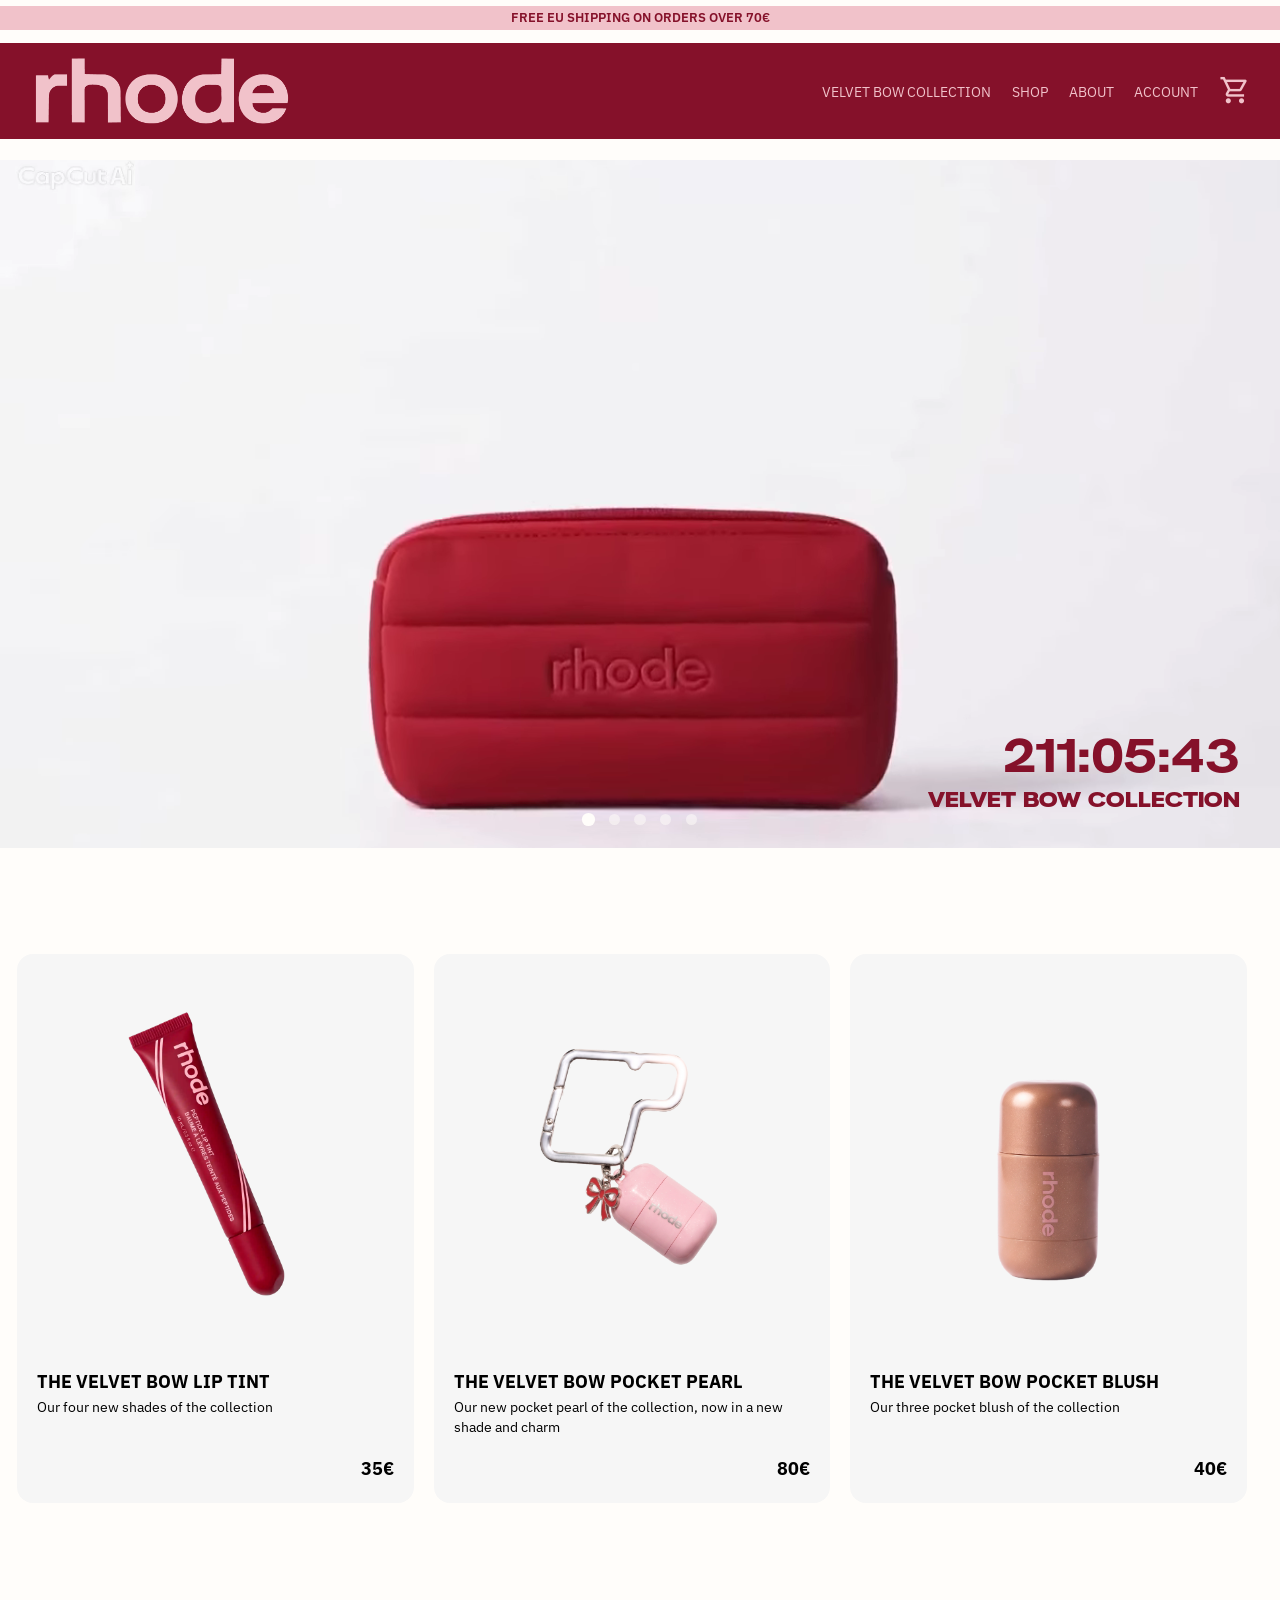
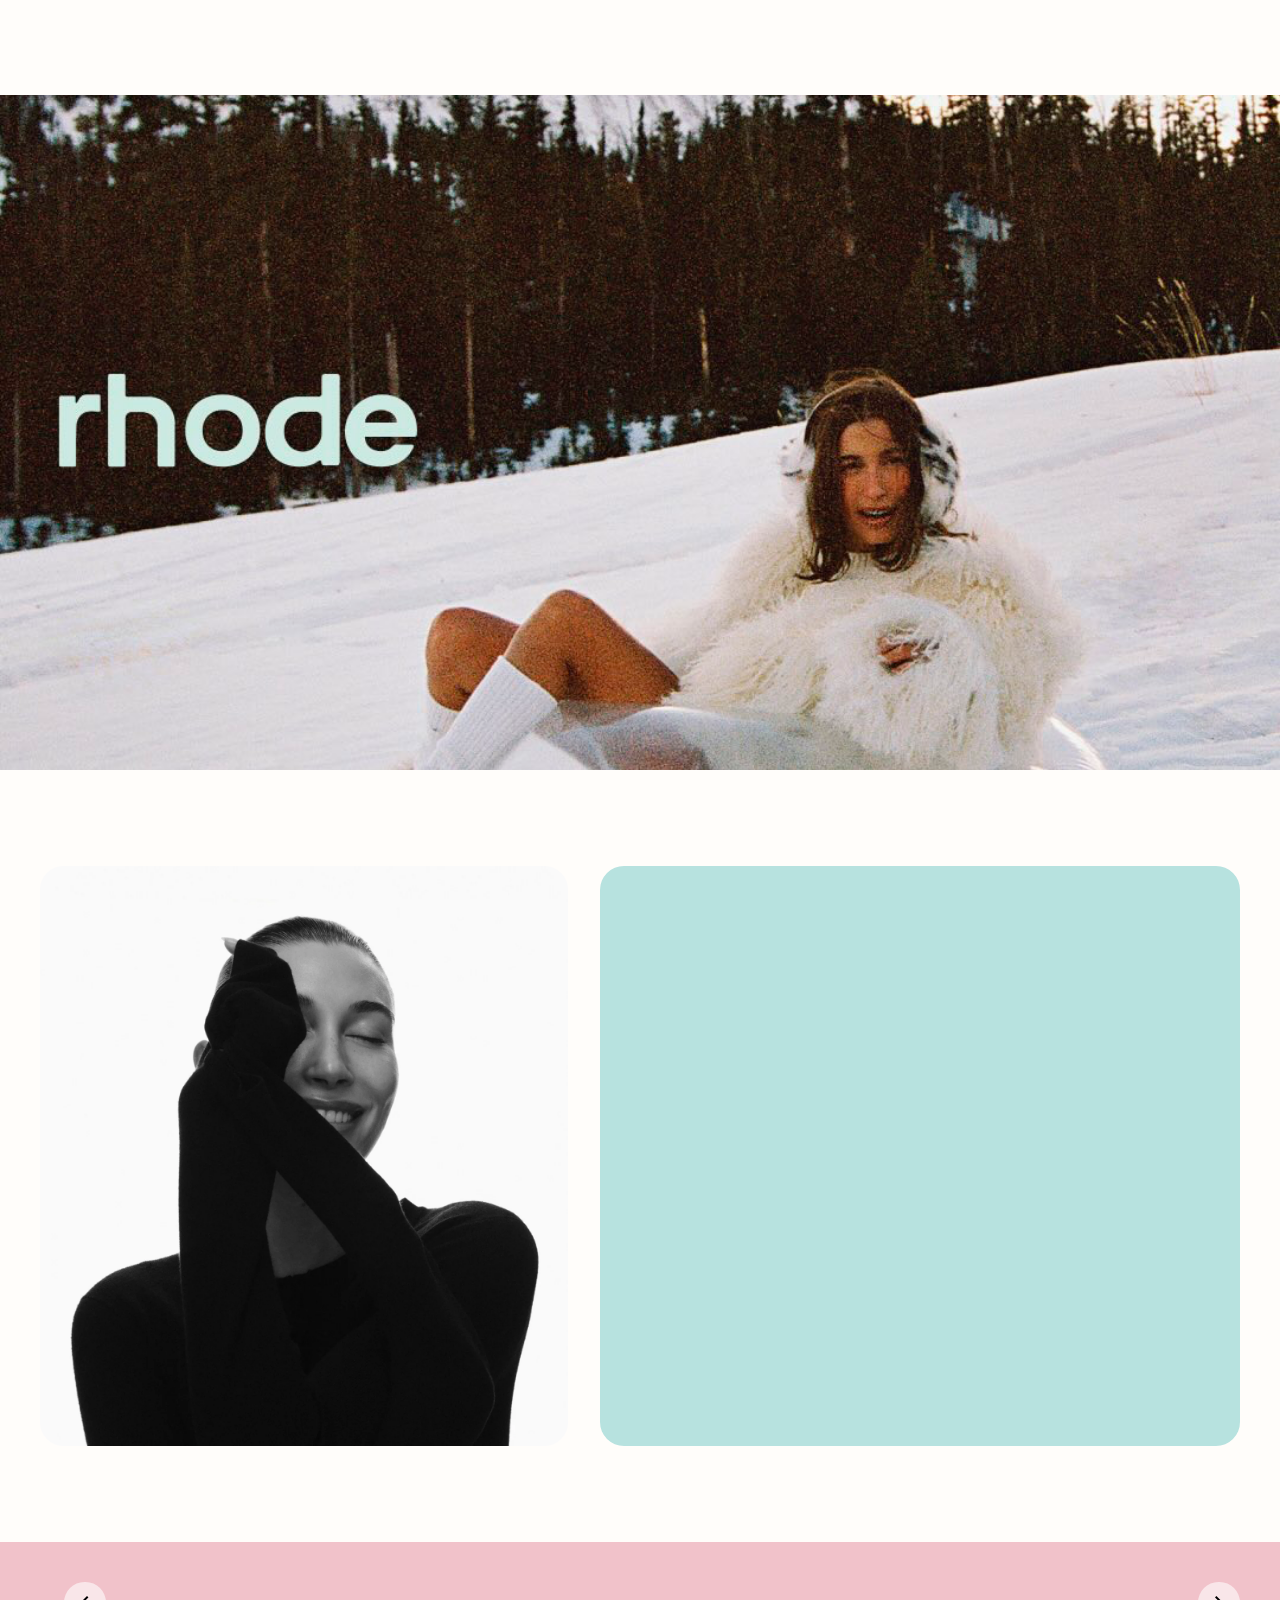
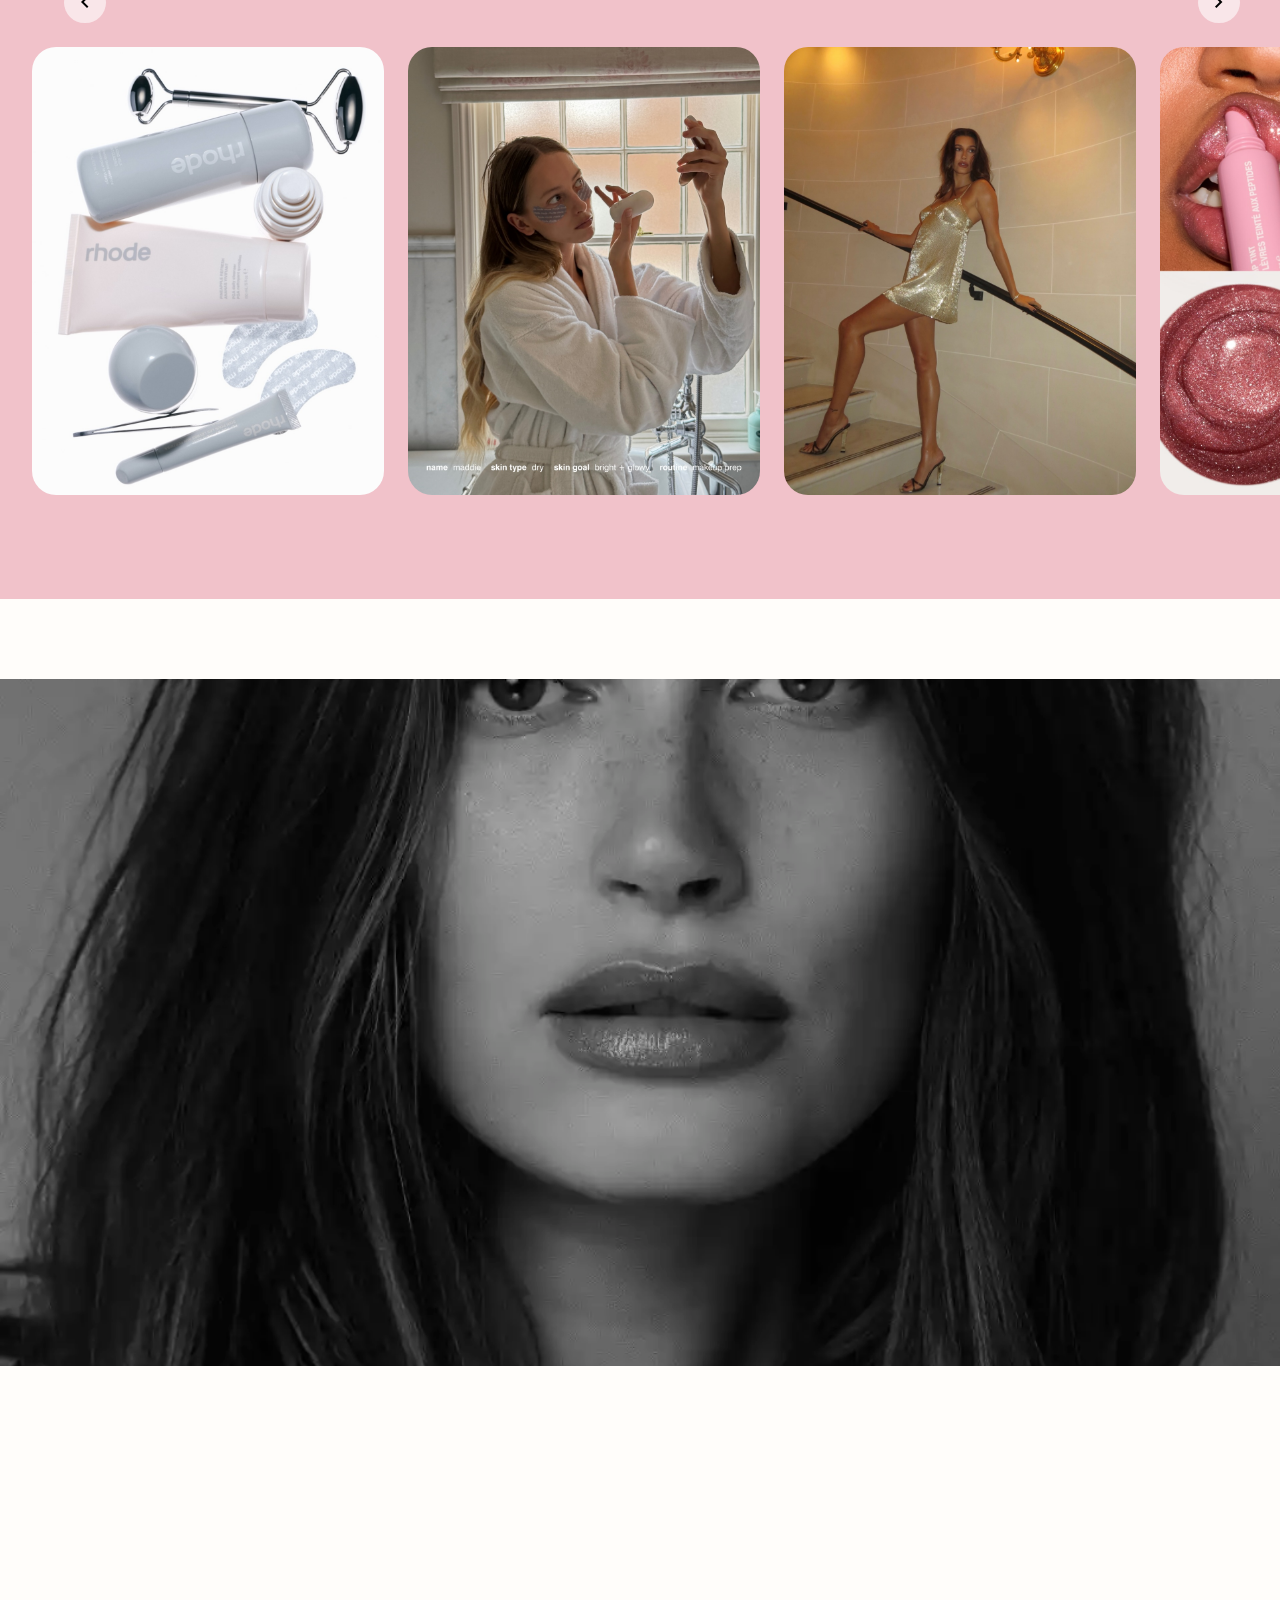
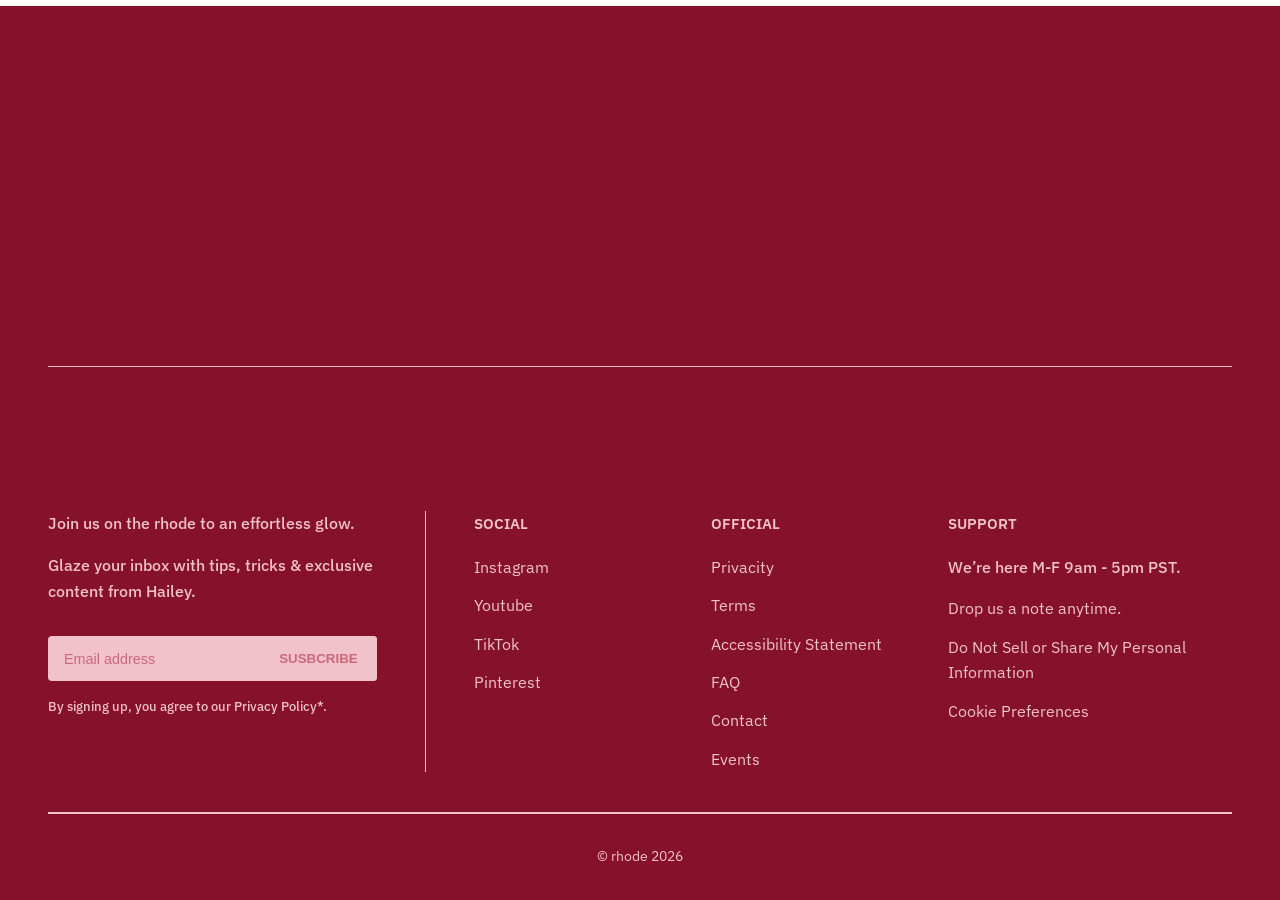
<file: index.html>
<!DOCTYPE html>
<html lang="en">
<head>
    <meta charset="UTF-8">
    <meta name="viewport" content="width=device-width, initial-scale=1.0">
    <title>Rhode</title>
    <link rel="preconnect" href="https://fonts.googleapis.com">
    <link rel="preconnect" href="https://fonts.gstatic.com" crossorigin>
    <link href="https://fonts.googleapis.com/css2?family=Akt:wght@100..900&family=Archivo+Black&family=IBM+Plex+Sans:ital,wght@0,100..700;1,100..700&family=Libre+Franklin:ital,wght@0,500;1,500&family=STIX+Two+Text:ital@0;1&display=swap" rel="stylesheet">
    <link rel="stylesheet" href="https://fonts.googleapis.com/css2?family=Material+Symbols+Outlined:opsz,wght,FILL,GRAD@24,400,0,0&icon_names=chevron_left,chevron_right,shopping_cart" />
    <link href="https://unpkg.com/aos@2.3.1/dist/aos.css" rel="stylesheet">
    <link rel="stylesheet" href="css/style.css">
</head>
<body>
    <header class="menu-bar">
        <div class="text_line">
            <p>FREE EU SHIPPING ON ORDERS OVER 70€</p>
        </div>
        <div class="heather-bar">
            <a href="index.html" class="rhode-logo"><img src="media/images/rhode_logo_pink.webp" alt="Rhode Red Logo"></a>
            <button type="button" class="menu-btn" aria-label="Open Menu">
                <span></span>
                <span></span>
                <span></span>
            </button>
            <nav class="menu"> 
                <a href="velvet_bow_collection.html">VELVET BOW COLLECTION</a>
                <a href="shop.html">SHOP</a>
                <a href="#about">ABOUT</a>
                <a href="account.html">ACCOUNT</a>
                
            </nav>
            <a href="#cart" class="cart" aria-label="cart">
                <span class="material-symbols-outlined">shopping_cart</span>
            </a>
        </div>
    </header>
    <section class="home-hero" aria-label="Velvet Bow Collection">
        <div class="slider-home">
            <div class="slide">
                <video class="slide-media" src="media/video/home-products-video.webm" autoplay muted playsinline preload="auto"></video>
            </div>
            <div class="slide"><img class="slide-media" src="media/images/pocket-blush-chrismas.webp" alt="pocket-blush-chrismas"></div>
            <div class="slide"><img class="slide-media" src="media/images/all-products.webp" alt="all-products"></div>
            <div class="slide"><img class="slide-media" src="media/images/lt_socks.webp" alt="lt_socks"></div>
            <div class="slide"><img class="slide-media" src="media/images/bag-with-products.webp" alt="hllie-christmas"></div>

            <button type="button" id="previous" class="slide-btn slide-btn-before" aria-label="Previous photo">
                <span class="material-symbols-outlined">chevron_left</span>   
            </button>
            <button type="button" id="next" class="slide-btn slide-btn-after" aria-label="Next photo">
                <span class="material-symbols-outlined">chevron_right</span>
            </button>
        </div>
        <div class="slide-text" data-aos="zoom-in-down">
            <p class="slide-countdown" id="countdown">00 : 00 : 00</p>
            <h2 class="slide-title">VELVET BOW COLLECTION</h2>
        </div>
        <span id="slide-dots" class="slideDots" aria-hidden="true"></span>

    </section>

    <section id="collection-products" aria-label="Velvet Bow Collection Products">
        <div class="products-slider">
            <ul class="product-list"> 
                <li class="product-card">
                    <a href="lip_tint.html" class="product-link">
                        <div class="product-img">
                            <img src="media/images/lt_solo_trns.webp" alt="Lip tint">
                        </div>
                        <div class="product-info">
                            <div class="product-text">
                                <h3 class="product-name">THE VELVET BOW LIP TINT</h3>
                                <p class="product-desc">Our four new shades of the collection</p>
                                <p class="product-price">35€</p>
                            </div>
                            <span class="product-buy" aria-hidden="true">BUY NOW</span>
                        </div>
                    </a>
                </li>
                <li class="product-card">
                    <a href="pocket_pearl.html" class="product-link">
                        <div class="product-img">
                            <img src="media/images/pocket-pealr-trns.webp" alt="Pocket Pearl">
                        </div>
                        <div class="product-info">
                            <div class="product-text">
                                <h3 class="product-name">THE VELVET BOW POCKET PEARL</h3>
                                <p class="product-desc">Our new pocket pearl of the collection, now in a new shade and charm</p>
                                <p class="product-price">80€</p>
                            </div>
                            <span class="product-buy" aria-hidden="true">BUY NOW</span>
                        </div>
                    </a>
                </li>
                <li class="product-card">
                    <a href="pocket_blush.html" class="product-link">
                        <div class="product-img">
                            <img src="media/images/pocket-blush-trns.webp" alt="Pocket Blush">
                        </div>
                        <div class="product-info">
                            <div class="product-text">
                                <h3 class="product-name">THE VELVET BOW POCKET BLUSH</h3>
                                <p class="product-desc">Our three pocket blush of the collection</p>
                                <p class="product-price">40€</p>
                            </div>
                            <span class="product-buy" aria-hidden="true">BUY NOW</span>
                        </div>
                    </a>
                </li>
                <li class="product-card">
                    <a href="velvet_bow_bag.html" class="product-link">
                        <div class="product-img">
                            <img src="media/images/bag-pose-trns.webp" alt="VELVET BOW BAG">
                        </div>
                        <div class="product-info">
                            <div class="product-text">
                                <h3 class="product-name"> THE VELVET BOW BAG</h3>
                                <p class="product-desc">Our new especial edition bag</p>
                                <p class="product-price">70€</p>
                            </div>
                            <span class="product-buy" aria-hidden="true">BUY NOW</span>
                        </div>
                    </a>
                </li>
                <li class="product-card">
                    <a href="lip-tints-pack.html" class="product-link">
                        <div class="product-img">
                            <img src="media/images/lt_packaging_trns.webp" alt="THE VELVET BOW LIP TINTS PACK">
                        </div>
                        <div class="product-info">
                            <div class="product-text">
                                <h3 class="product-name">THE VELVET BOW LIP TINTS PACK</h3>
                                <p class="product-desc">Our three lip tints pack of the collection</p>
                                <p class="product-price">94€</p>
                            </div>
                            <span class="product-buy" aria-hidden="true">BUY NOW</span>
                        </div>
                    </a>
                </li>
            </ul>
            <button type="button" id="products-before" class="product-btn product-btn-before">
                <span class="material-symbols-outlined">chevron_left</span>
            </button>
            <button type="button" id="products-after" class="product-btn product-btn-after">
                <span class="material-symbols-outlined">chevron_right</span>
            </button>
        </div>
        <div class="shop-all">
            <a href="velvet_bow_collection.html" data-aos="zoom-in-down">SHOP ALL</a>
        </div>
    </section>
    <section class="home-banner" aria-label="Rhode Brand Campaign Photo">
        <div class="home-banner-image-continer">
            <img src="media/images/rhode-banner-hlly.webp" alt="Rhode Brand Campaign">
        </div>
    </section>
    <section class="component-interactive" aria-label="About rhode">
        <div class="interactive-container">
            <div class="interactive-img-container">
                <img  id="interactiveImg"  src="media/images/hll_mission.webp" alt="Mission">
            </div>
            <div class="interactive-text-container">
                <p id="interactiveText" class="interactive-description" data-aos="fade-up" data-aos-duration="2000">To RESTORE, PROTECT, and NURTURE the skin you have now for lasting results that reveal themselves over time.</p>
                
                <ul class="diferents-options-content" data-aos="fade-up" data-aos-duration="2000">
                    <li class="tap-item active" 
                    data-text="To RESTORE, PROTECT, and NURTURE the skin you have now for lasting results that reveal themselves over time."
                    data-img="media/images/hll_mission.webp">mission
                    </li>
                    <li class="tap-item" 
                    data-text="It was important to us to build a value driven business. At rhode, we believe in: Simplicity. Affordability. Authenticity. Quality. Transparency."
                    data-img="media/images/values-photo.webp">values
                    </li>
                    <li class="tap-item" 
                    data-text="Rhode FUTURES FUND supports organizations that EMPOWER women and DISMANTLE the barriers that hold them back."
                    data-img="media/images/features-img.webp">features
                    </li>
                    <li class="tap-item" 
                    data-text="From consciously-sourced ingredients to packaging made with post-consumer recycled materials, we’re committed to MINDFUL SKINCARE."
                    data-img="media/images/sustainability-photo.webp">sustainability
                    </li>
                </ul>
            </div>
            
        </div>
    </section>
    <section id="instagram-carousel" aria-label="You + Rhode Instagram Feed">
        <div class="instagram-carousel-container">
            <div class="instagram-top-carousel">
                <div class="instagram-carousel-buttons">
                    <button type="button" id="instagram-before" class="ig-btn ig-btn-before">
                        <span class="material-symbols-outlined">chevron_left</span>
                    </button>
                    <button type="button" id="instagram-after" class="ig-btn ig-btn-after">
                        <span class="material-symbols-outlined">chevron_right</span>
                    </button>
                </div>
            </div>
            <div class="instagram-track-wrapper">
                <div class="instagram-scroll-carousel">
                    <a href="https://www.instagram.com/p/Dfh0VTjz0M4/?utm_source=ig_web_button_share_sheet" target="_blank" rel="noopener noreferrer" class="instagram-card">
                        <img src="media/images/instagram-post-1.jpg" alt="You + Rhode post 1">
                    </a>
                </div>
                <div class="instagram-scroll-carousel">
                    <a href="https://www.instagram.com/p/DeZntqzmzve/?utm_source=ig_web_button_share_sheet" target="_blank" rel="noopener noreferrer" class="instagram-card">
                        <img src="media/images/instagram-post-2.jpg" alt="You + Rhode post 2">
                    </a>
                </div>
                <div class="instagram-scroll-carousel">
                    <a href="https://www.instagram.com/p/DeCbj01FFv5/?utm_source=ig_web_button_share_sheet" target="_blank" rel="noopener noreferrer" class="instagram-card">
                        <img src="media/images/instagram-post-3.jpg" alt="You + Rhode post 3">
                    </a>
                </div>
                <div class="instagram-scroll-carousel">
                    <a href="https://www.instagram.com/p/Dd9SsexFJJg/?utm_source=ig_web_button_share_sheet" target="_blank" rel="noopener noreferrer" class="instagram-card">
                        <img src="media/images/instagram-post-4.jpg" alt="You + Rhode post 4">
                    </a>
                </div>
                <div class="instagram-scroll-carousel">
                    <a href="https://www.instagram.com/p/Dd4JOvqG1LR/?utm_source=ig_web_button_share_sheet" target="_blank" rel="noopener noreferrer" class="instagram-card">
                        <img src="media/images/instagram-post-5.jpg" alt="You + Rhode post 5">
                    </a>
                </div>
                <div class="instagram-scroll-carousel">
                    <a href="https://www.instagram.com/p/DdMXaNqlPCQ/?utm_source=ig_web_button_share_sheet" target="_blank" rel="noopener noreferrer" class="instagram-card">
                        <img src="media/images/instagram-post-6.jpg" alt="You + Rhode post 6">
                    </a>
                </div>
                <div class="instagram-scroll-carousel">
                    <a href="https://www.instagram.com/p/Dcgl9pPFLHe/?utm_source=ig_web_button_share_sheet" target="_blank" rel="noopener noreferrer" class="instagram-card">
                        <img src="media/images/instagram-post-7.jpg" alt="You + Rhode post 7">
                    </a>
                </div>
                <div class="instagram-scroll-carousel">
                    <a href="https://www.instagram.com/p/DceA64ITPVE/?utm_source=ig_web_button_share_sheet" target="_blank" rel="noopener noreferrer" class="instagram-card">
                        <img src="media/images/instagram-post-8.jpg" alt="You + Rhode post 8">
                    </a>
                </div>
                <div class="instagram-scroll-carousel">
                    <a href="https://www.instagram.com/p/Db3ZRc8lMia/?utm_source=ig_web_button_share_sheet" target="_blank" rel="noopener noreferrer" class="instagram-card">
                        <img src="media/images/instagram-post-9.jpg" alt="You + Rhode post 9">
                    </a>
                </div>
                <div class="instagram-scroll-carousel">
                    <a href="https://www.instagram.com/p/DXDpiRiDI2Z/?utm_source=ig_web_button_share_sheet" target="_blank" rel="noopener noreferrer" class="instagram-card">
                        <img src="media/images/instagram-post-10.jpg" alt="You + Rhode post 10">
                    </a>
                </div>
            </div>
            <div class="instagram-bottom-carousel">
                <h2 class="instagram-carousel-title" data-aos="zoom-in-down">YOU + RHODE</h2>
            </div>
        </div>
    </section>
    <section id="note-from-hailey" arial aria-label="A Note From Hailey">
        <div class="note-from-hailey-container">
            <div class="note-card" data-aos="fade-down" data-aos-easing="linear" data-aos-duration="1000">
                <span class="note-title">A NOTE FROM HAILEY</span>
                <p class="note-text">"At rhode, our philosophy is to make one of everything really good. We’re here to create products based on science and great formulation that you reach for in your daily routine for happy, hydrated skin. Whether it’s one really good serum, moisturizer or blush, they’re the go-to products you never want to leave the house or travel without."</p>
                <div class="note-signature-container">
                    <img src="media/images/hll-sing.avif" alt="signature" class="note-signature">
                </div>
            </div>
        </div>
    </section>

    <footer id="rhode-footer">
        <div class="footer-wrapped">
            <div class="footer-logo-container">
                <img data-aos="fade-up" data-aos-duration="1500" data-aos="zoom-in" src="media/images/rhode_logo_pink.webp" alt="Rhode pink logo">
            </div>
            <div class="footer-grid">
                <div class="footer-col footer-newsletter">
                    <p class="footer-text">Join us on the rhode to an effortless glow.</p>
                    <p class="footer-text">Glaze your inbox with tips, tricks & exclusive content from Hailey.</p>
                    <form id="newsletter-form" class="newsletter-form" novalidate>
                        <div class="imput-group">
                            <input type="email" id="newsletter-email" placeholder="Email address" required>
                            <button type="submit" id="newsletter-btn">SUSBCRIBE</button>
                        </div>
                        <span id="newsletter-error" class="newsletter-error-text">Please enter a valid email address.</span>
                    </form>
                    <p class="footer-legal">By signing up, you agree to our <a href="https://www.rhodeskin.com/pages/privacy-policy" class="footer-link">Privacy Policy*.</a></p>
                </div>
                <div class="footer-col">
                    <h3 class="footer-heading">SOCIAL</h3>
                    <ul class="footer-links">
                        <li><a href="https://www.instagram.com/rhode" target="_blank" class="footer-link">Instagram</a></li>
                        <li><a href="https://www.youtube.com/c/HaileyRhodeBieber" target="_blank"  class="footer-link">Youtube</a></li>
                        <li><a href="https://www.tiktok.com/@rhode" target="_blank" class="footer-link">TikTok</a></li>
                        <li><a href="https://es.pinterest.com/rhode/" target="_blank" class="footer-link">Pinterest</a></li>
                    </ul>
                </div>
                 <div class="footer-col">
                    <h3 class="footer-heading">OFFICIAL</h3>
                    <ul class="footer-links">
                        <li><a href="https://www.rhodeskin.com/en-es/pages/privacy-policy" target="_blank" class="footer-link">Privacity</a></li>
                        <li><a href="https://www.rhodeskin.com/pages/terms-of-service" target="_blank"  class="footer-link">Terms</a></li>
                        <li><a href="https://www.rhodeskin.com/pages/accessibility-statement" target="_blank" class="footer-link">Accessibility Statement</a></li>
                        <li><a href="https://www.rhodeskin.com/pages/faq" target="_blank" class="footer-link">FAQ</a></li>
                        <li><a href="https://www.rhodeskin.com/pages/contact-us" target="_blank" class="footer-link">Contact</a></li>
                        <li><a href="https://www.rhodeskin.com/pages/events" target="_blank" class="footer-link">Events</a></li>
                    </ul>
                </div>
                 <div class="footer-col">
                    <h3 class="footer-heading">SUPPORT</h3>
                    <p class="footer-text-small">We’re here M-F 9am - 5pm PST.</p>
                    <ul class="footer-links">
                        <li><a href="https://www.rhodeskin.com/pages/contact-us" target="_blank"  class="footer-link">Drop us a note anytime.</a></li>
                        <li><a href="https://www.rhodeskin.com/pages/do-not-sell-my-personal-information" target="_blank" class="footer-link">Do Not Sell or Share My Personal Information</a></li>
                        <li><a href="#" target="_blank" class="footer-link">Cookie Preferences</a></li>
                    </ul>
                </div>
            </div>
        </div>
        <div class="footer-bottom">
            <p>© rhode 2026</p>
        </div>
    </footer>

    <script src="https://code.jquery.com/jquery-3.7.1.min.js"></script> 
    <script src="https://unpkg.com/aos@2.3.1/dist/aos.js"></script> 
    <script src="js/menu.js"></script>
    <script src="js/product-slider.js"></script>
    <script src="js/interactive-component.js"></script>
    <script src="js/home.js"></script>
    <script src="js/footer.js"></script>
</body>
</html>
</file>
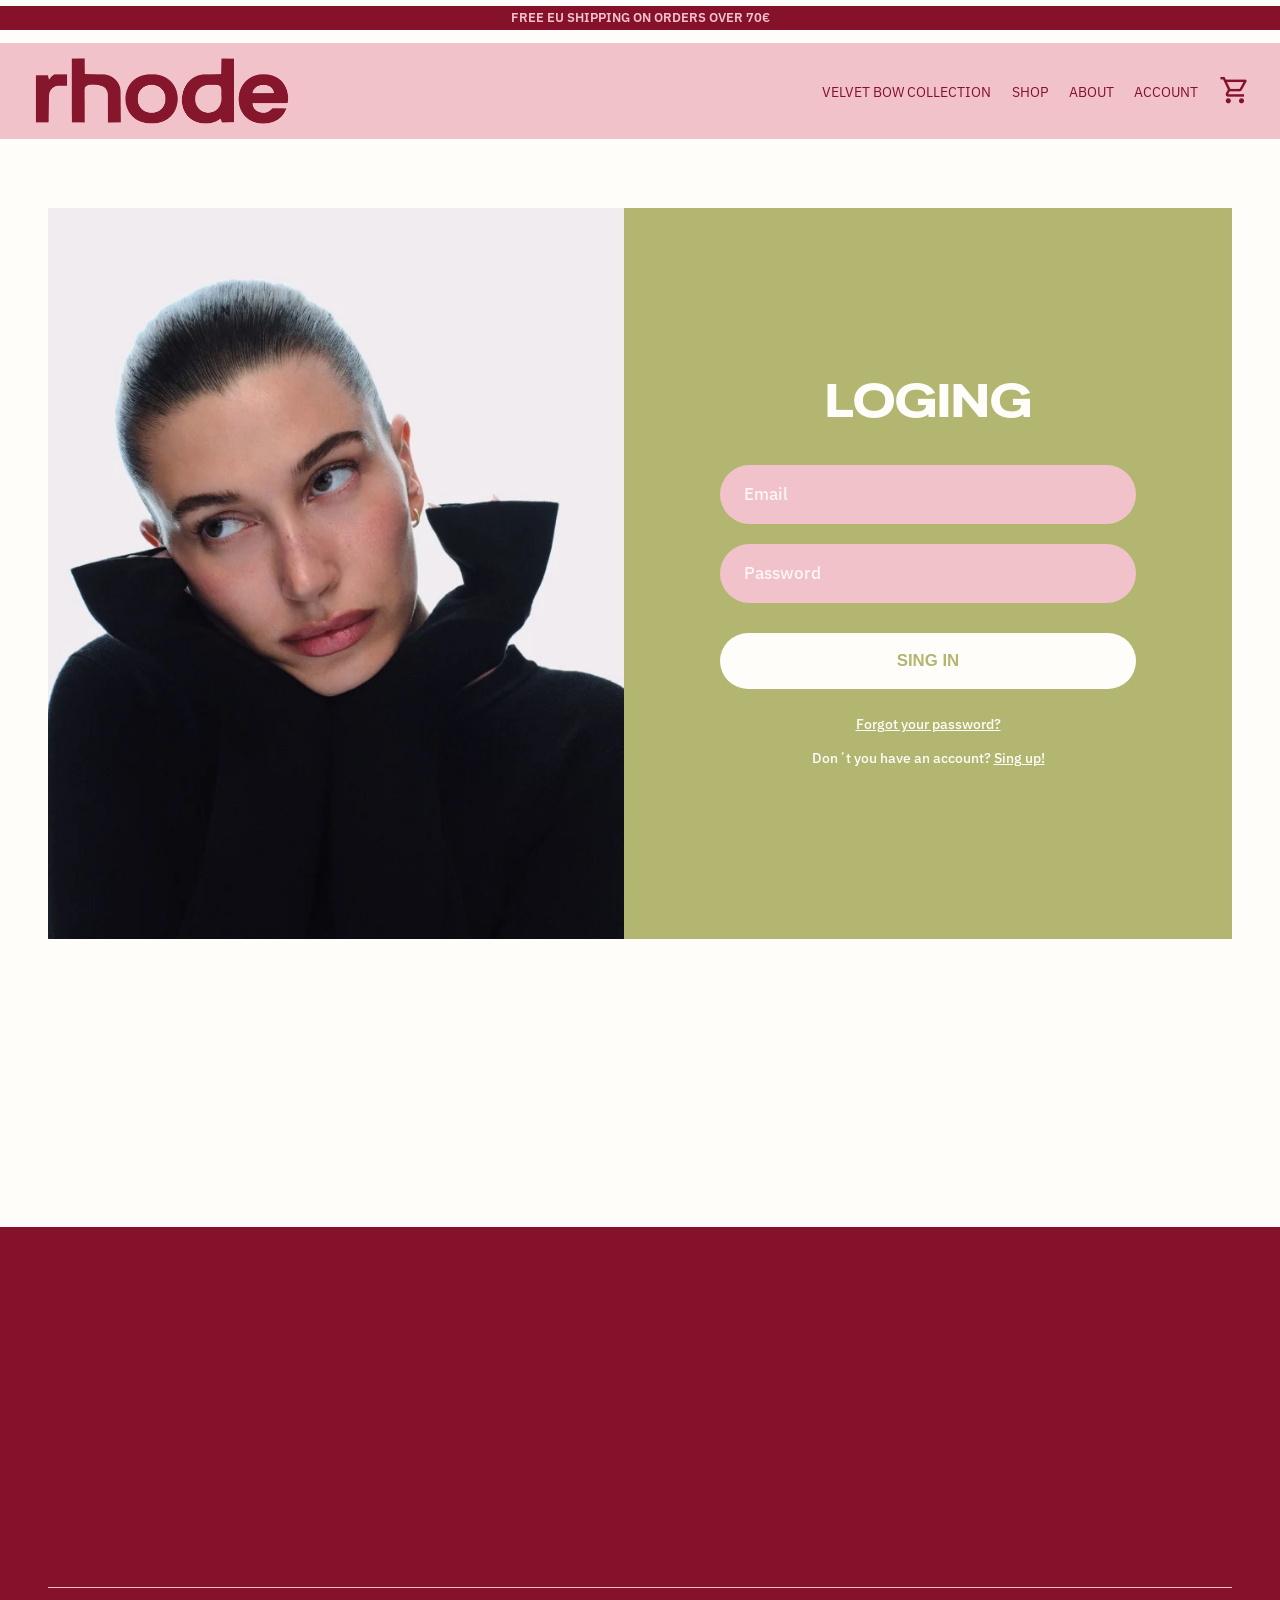
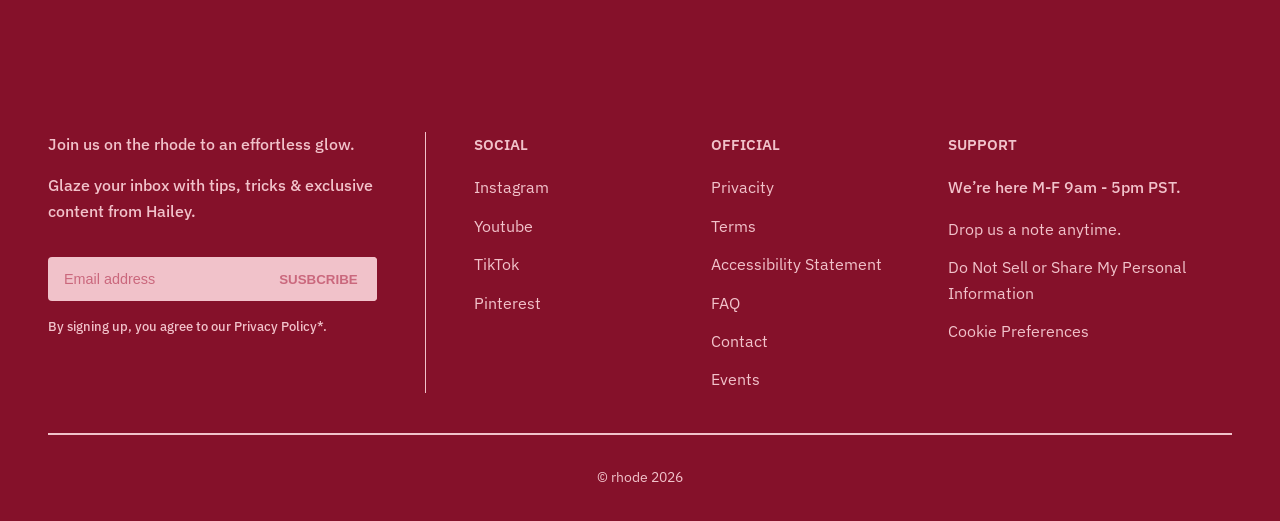
<file: account.html>
<!DOCTYPE html>
<html lang="en">
<head>
    <meta charset="UTF-8">
    <meta name="viewport" content="width=device-width, initial-scale=1.0">
    <title>Sing Up</title>
    <link rel="preconnect" href="https://fonts.googleapis.com">
    <link rel="preconnect" href="https://fonts.gstatic.com" crossorigin>
    <link href="https://fonts.googleapis.com/css2?family=Akt:wght@100..900&family=Archivo+Black&family=IBM+Plex+Sans:ital,wght@0,100..700;1,100..700&family=Libre+Franklin:ital,wght@0,500;1,500&family=STIX+Two+Text:ital@0;1&display=swap" rel="stylesheet">
    <link rel="stylesheet" href="https://fonts.googleapis.com/css2?family=Material+Symbols+Outlined:opsz,wght,FILL,GRAD@24,400,0,0&icon_names=shopping_cart" />
    <link href="https://unpkg.com/aos@2.3.1/dist/aos.css" rel="stylesheet">
    <link rel="stylesheet" href="css/style.css">
</head>

<body>
    <header class="menu-bar">
        <div class="text_line pink-line">
            <p>FREE EU SHIPPING ON ORDERS OVER 70€</p>
        </div>
        <div class="heather-bar pink-bar">
            <a href="index.html" class="rhode-logo"><img src="media/images/rhode_logo_red.webp" alt="Rhode Red Logo"></a>
            <button type="button" class="menu-btn" aria-label="Open Menu">
                <span></span>
                <span></span>
                <span></span>
            </button>
            <nav class="menu"> 
                <a href="velvet_bow_collection.html">VELVET BOW COLLECTION</a>
                <a href="shop.html">SHOP</a>
                <a href="#about">ABOUT</a>
                <a href="account.html">ACCOUNT</a>
                
            </nav>
            <a href="#cart" class="cart" aria-label="cart">
                <span class="material-symbols-outlined">shopping_cart</span>
            </a>
        </div>
    </header>
    <section id="account">
        <div class="account-container" data-aos="fade-down" data-aos-easing="linear" data-aos-duration="1000">
            <div class="account-img">
                <img src="media/images/account-img.webp" alt="account">
            </div>
            <div class="account-form-side">
                <div class="account-form-wrapped">
                    <h2>LOGING</h2>
                    <form id="login-form" action="/login-endpoint" method="post">
                        <div class="imput-account">
                            <input type="email" id="email" placeholder="Email" required>
                        </div>
                        <div class="imput-account">
                            <input type="password" id="password" placeholder="Password" required>
                        </div>
                        <button type="submit" class="btn-submit">SING IN</button>
                    </form>
                    <div class="form-links">
                        <a href="#">Forgot your password?</a>
                        <p>Don´t you have an account? <a href="sing-up.html">Sing up!</a></p>
                    </div>
                </div>
            </div>
        </div>
    </section>
   <footer id="rhode-footer">
        <div class="footer-wrapped">
            <div class="footer-logo-container">
                <img data-aos="fade-up" data-aos-duration="1500" data-aos="zoom-in" src="media/images/rhode_logo_pink.webp" alt="Rhode pink logo">
            </div>
            <div class="footer-grid">
                <div class="footer-col footer-newsletter">
                    <p class="footer-text">Join us on the rhode to an effortless glow.</p>
                    <p class="footer-text">Glaze your inbox with tips, tricks & exclusive content from Hailey.</p>
                    <form id="newsletter-form" class="newsletter-form" novalidate>
                        <div class="imput-group">
                            <input type="email" id="newsletter-email" placeholder="Email address" required>
                            <button type="submit" id="newsletter-btn">SUSBCRIBE</button>
                        </div>
                        <span id="newsletter-error" class="newsletter-error-text">Please enter a valid email address.</span>
                    </form>
                    <p class="footer-legal">By signing up, you agree to our <a href="https://www.rhodeskin.com/pages/privacy-policy" class="footer-link">Privacy Policy*.</a></p>
                </div>
                <div class="footer-col">
                    <h3 class="footer-heading">SOCIAL</h3>
                    <ul class="footer-links">
                        <li><a href="https://www.instagram.com/rhode" target="_blank" class="footer-link">Instagram</a></li>
                        <li><a href="https://www.youtube.com/c/HaileyRhodeBieber" target="_blank"  class="footer-link">Youtube</a></li>
                        <li><a href="https://www.tiktok.com/@rhode" target="_blank" class="footer-link">TikTok</a></li>
                        <li><a href="https://es.pinterest.com/rhode/" target="_blank" class="footer-link">Pinterest</a></li>
                    </ul>
                </div>
                 <div class="footer-col">
                    <h3 class="footer-heading">OFFICIAL</h3>
                    <ul class="footer-links">
                        <li><a href="https://www.rhodeskin.com/en-es/pages/privacy-policy" target="_blank" class="footer-link">Privacity</a></li>
                        <li><a href="https://www.rhodeskin.com/pages/terms-of-service" target="_blank"  class="footer-link">Terms</a></li>
                        <li><a href="https://www.rhodeskin.com/pages/accessibility-statement" target="_blank" class="footer-link">Accessibility Statement</a></li>
                        <li><a href="https://www.rhodeskin.com/pages/faq" target="_blank" class="footer-link">FAQ</a></li>
                        <li><a href="https://www.rhodeskin.com/pages/contact-us" target="_blank" class="footer-link">Contact</a></li>
                        <li><a href="https://www.rhodeskin.com/pages/events" target="_blank" class="footer-link">Events</a></li>
                    </ul>
                </div>
                 <div class="footer-col">
                    <h3 class="footer-heading">SUPPORT</h3>
                    <p class="footer-text-small">We’re here M-F 9am - 5pm PST.</p>
                    <ul class="footer-links">
                        <li><a href="https://www.rhodeskin.com/pages/contact-us" target="_blank"  class="footer-link">Drop us a note anytime.</a></li>
                        <li><a href="https://www.rhodeskin.com/pages/do-not-sell-my-personal-information" target="_blank" class="footer-link">Do Not Sell or Share My Personal Information</a></li>
                        <li><a href="#" target="_blank" class="footer-link">Cookie Preferences</a></li>
                    </ul>
                </div>
            </div>
        </div>
        <div class="footer-bottom">
            <p>© rhode 2026</p>
        </div>
    </footer>
    <script src="https://code.jquery.com/jquery-3.7.1.min.js"></script>  
    <script src="https://unpkg.com/aos@2.3.1/dist/aos.js"></script> 
    <script src="js/menu.js"></script>
    <script src="js/account.js"></script>
    <script src="js/footer.js"></script>
</body>
</html>
</file>
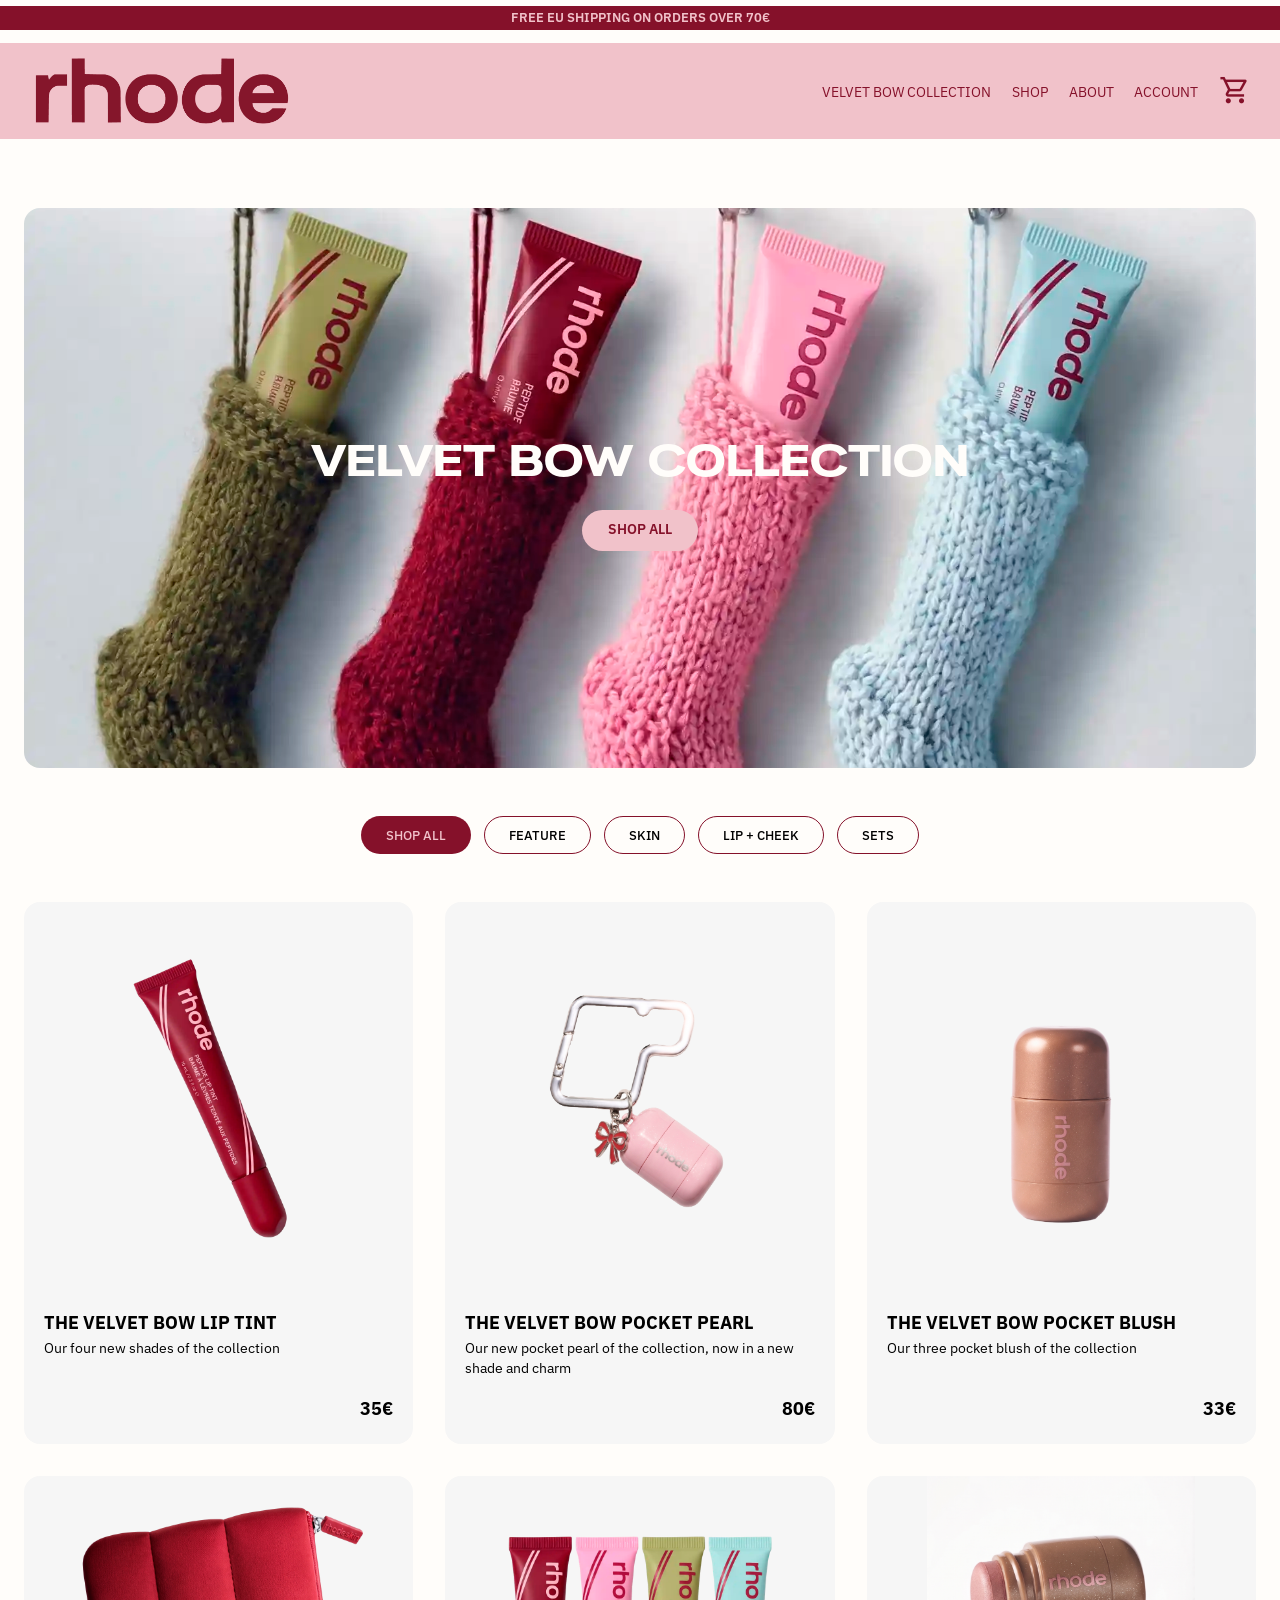
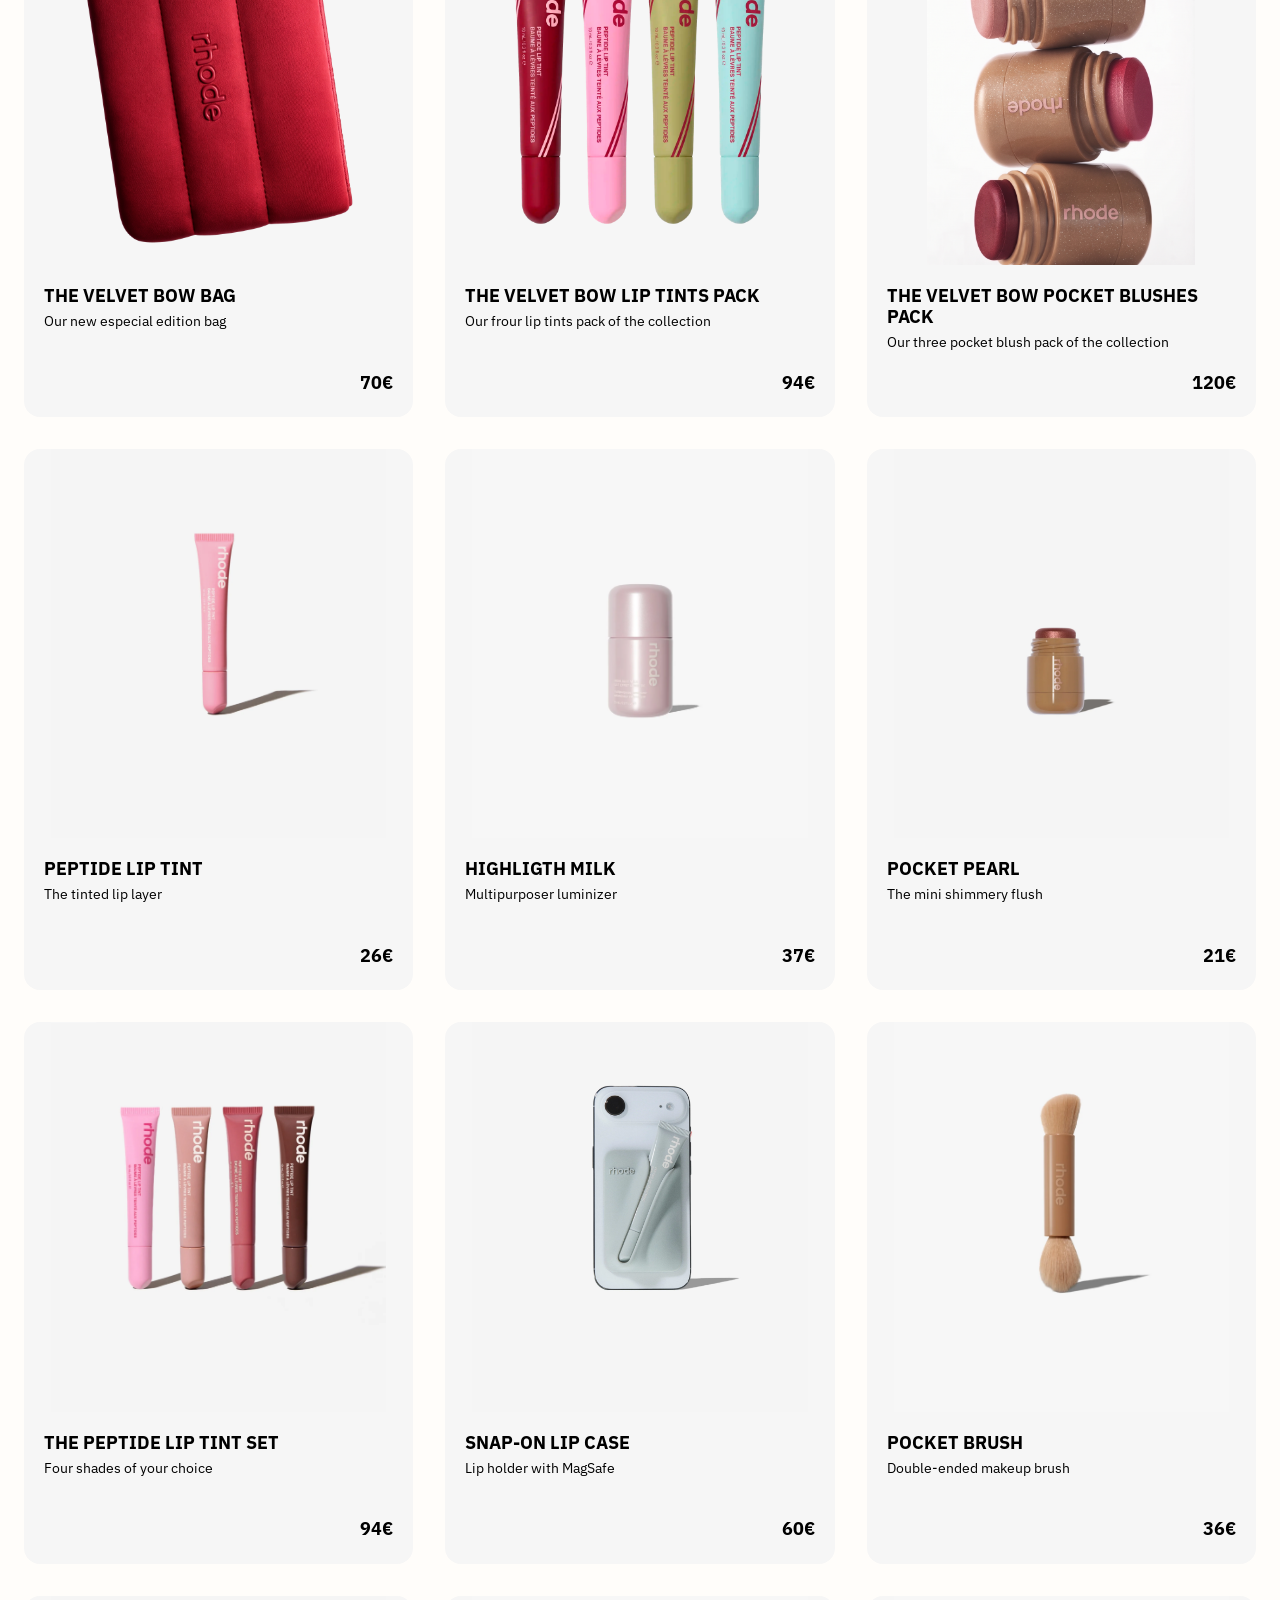
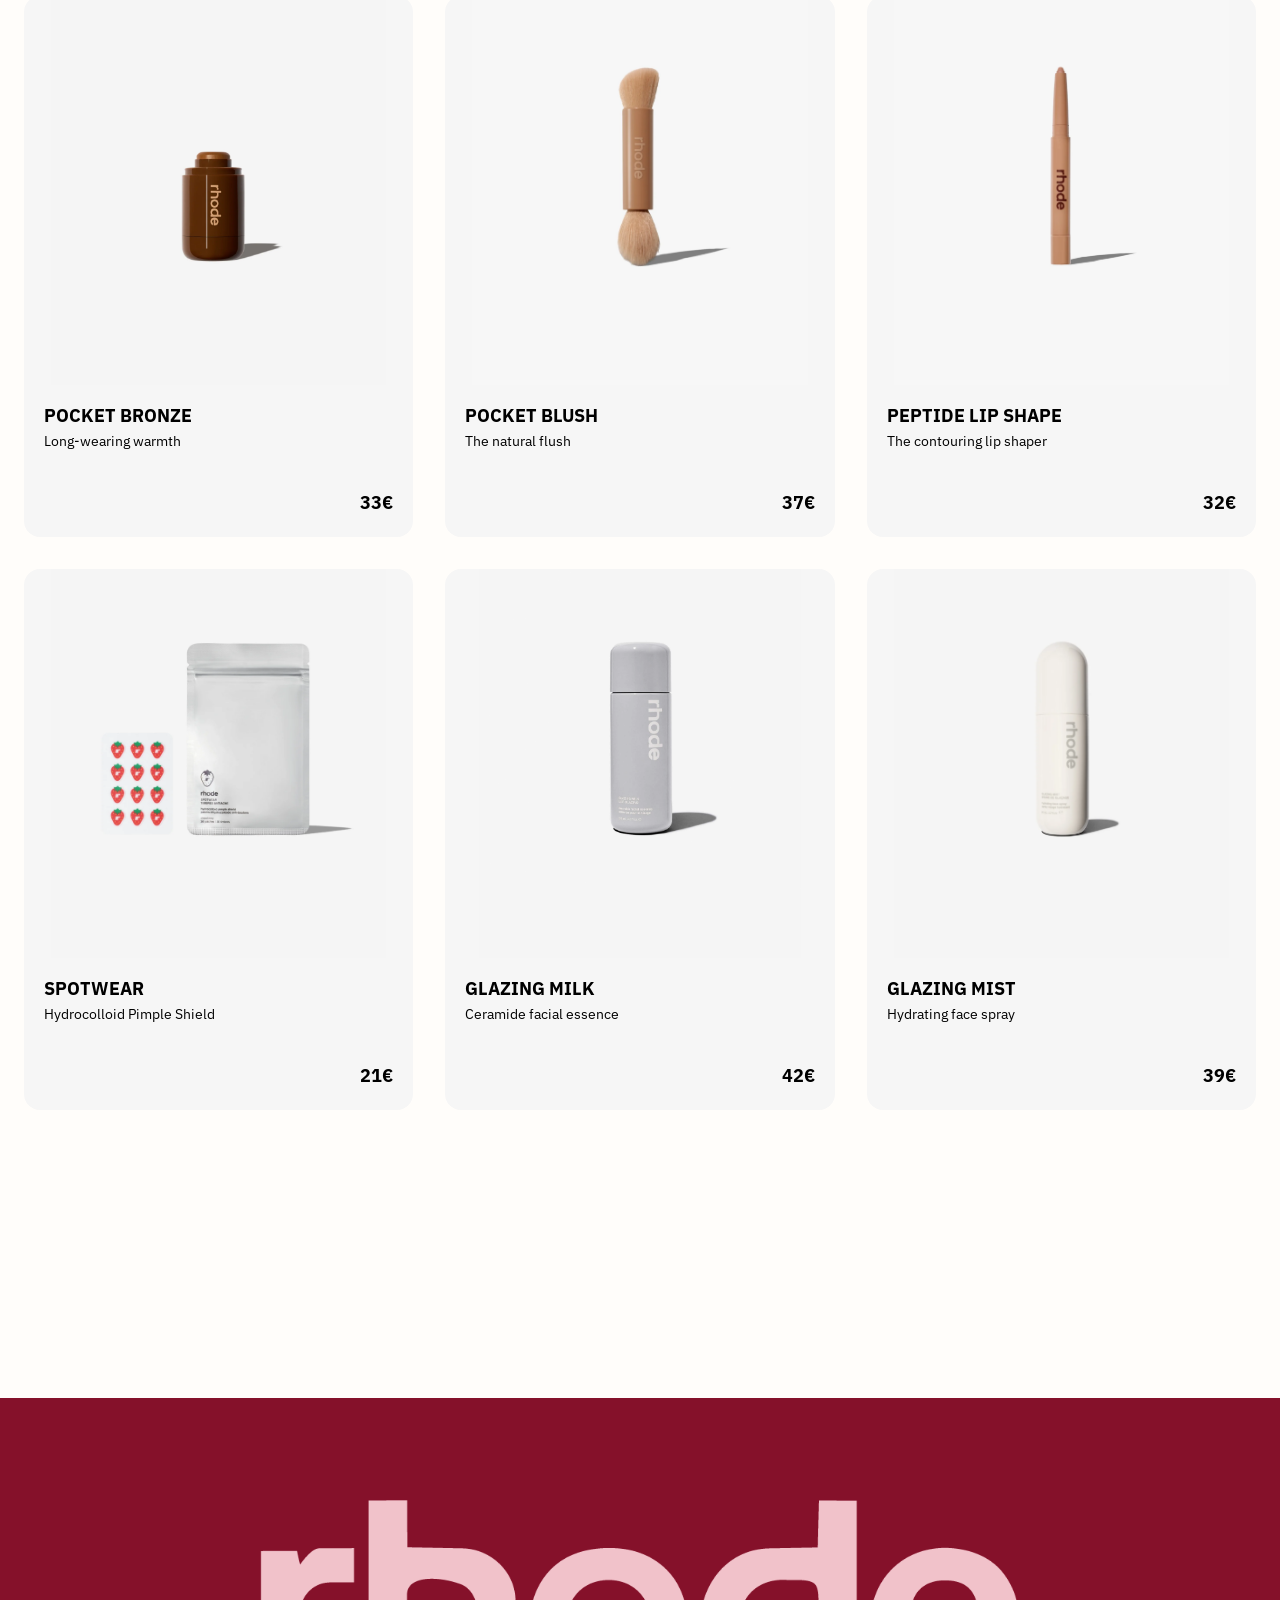
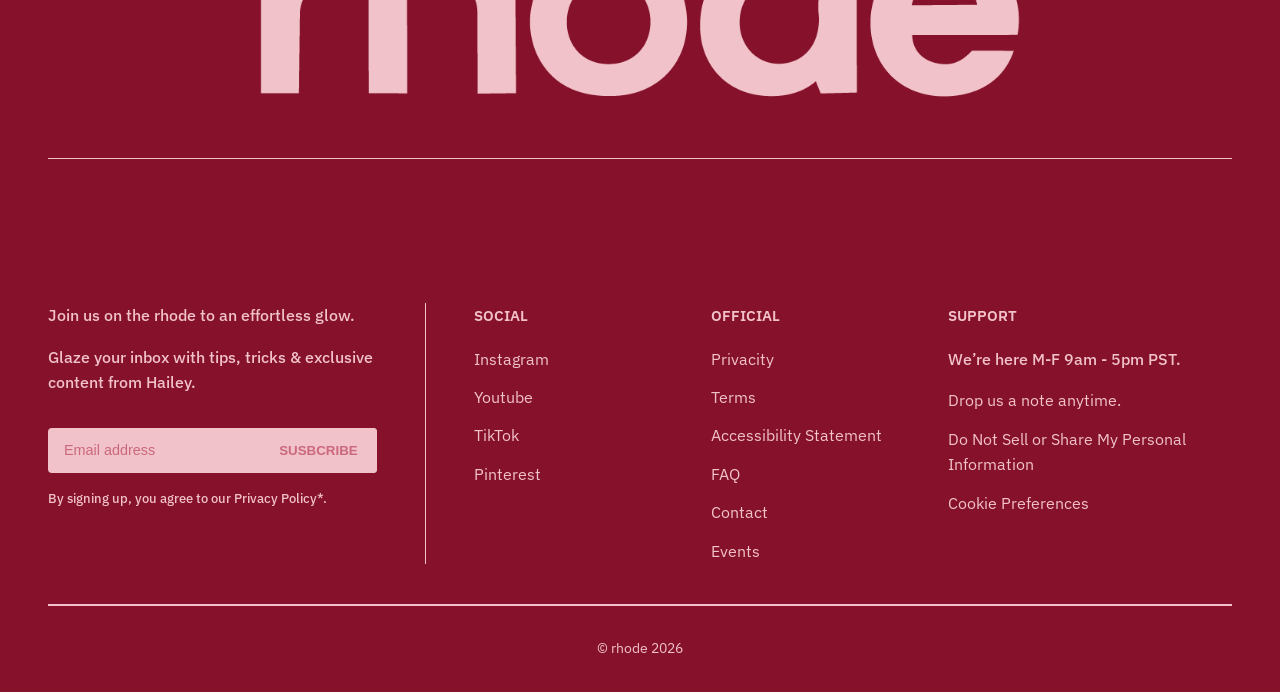
<file: shop.html>
<!DOCTYPE html>
<html lang="en">
<head>
    <meta charset="UTF-8">
    <meta name="viewport" content="width=device-width, initial-scale=1.0">
    <title>Rhode Shop</title>
    <link rel="preconnect" href="https://fonts.googleapis.com">
    <link rel="preconnect" href="https://fonts.gstatic.com" crossorigin>
    <link href="https://fonts.googleapis.com/css2?family=Akt:wght@100..900&family=Archivo+Black&family=IBM+Plex+Sans:ital,wght@0,100..700;1,100..700&family=Libre+Franklin:ital,wght@0,500;1,500&family=STIX+Two+Text:ital@0;1&display=swap" rel="stylesheet">
    <link rel="stylesheet" href="https://fonts.googleapis.com/css2?family=Material+Symbols+Outlined:opsz,wght,FILL,GRAD@24,400,0,0&icon_names=chevron_left,chevron_right,shopping_cart" />
    <link href="https://unpkg.com/aos@2.3.1/dist/aos.css" rel="stylesheet">
    <link rel="stylesheet" href="css/style.css">
</head>
<body>
   <header class="menu-bar">
        <div class="text_line pink-line">
            <p>FREE EU SHIPPING ON ORDERS OVER 70€</p>
        </div>
        <div class="heather-bar pink-bar">
            <a href="index.html" class="rhode-logo"><img src="media/images/rhode_logo_red.webp" alt="Rhode Red Logo"></a>
            <button type="button" class="menu-btn" aria-label="Open Menu">
                <span></span>
                <span></span>
                <span></span>
            </button>
            <nav class="menu"> 
                <a href="velvet_bow_collection.html">VELVET BOW COLLECTION</a>
                <a href="shop.html">SHOP</a>
                <a href="#about">ABOUT</a>
                <a href="account.html">ACCOUNT</a>
                
            </nav>
            <a href="#cart" class="cart" aria-label="cart">
                <span class="material-symbols-outlined">shopping_cart</span>
            </a>
        </div>
    </header>
    <section id="shop-collection">
        <div class="shop-hero">
            <div class="hero-shop-img-container">
                <img src="media/images/lt_socks.webp" alt="Velver Bow Collection">
                <div class="shop-collection-header" data-aos="zoom-in-down">
                 <h2>VELVET BOW COLLECTION</h2>
                    <a href="velvet_bow_collection.html">SHOP ALL</a>
                </div>
            </div>

        
        </div>
        <div class="filter-buttons">
            <button class="filter-btn active" data-filter="all">SHOP ALL</button>
            <button class="filter-btn" data-filter="feature">FEATURE</button>
            <button class="filter-btn" data-filter="skin">SKIN</button>
            <button class="filter-btn" data-filter="lip-cheek">LIP + CHEEK</button>
            <button class="filter-btn" data-filter="sets">SETS</button>
        </div>
        <div class="products-shop-grid">
            <ul class="product-shop-list">
                <li class="product-card" data-category="lip-cheek feature">
                    <a href="lip_tint.html" class="product-link">
                        <div class="product-img">
                            <img src="media/images/lt_solo_trns.webp" alt="Lip tint">
                        </div>
                        <div class="product-info">
                            <div class="product-text">
                                <h3 class="product-name">THE VELVET BOW LIP TINT</h3>
                                <p class="product-desc">Our four new shades of the collection</p>
                                <p class="product-price">35€</p>
                            </div>
                            <span class="product-buy" aria-hidden="true">BUY NOW</span>
                        </div>
                    </a>
                </li>
                <li class="product-card" data-category="lip-cheek feature">
                    <a href="pocket_pearl.html" class="product-link">
                        <div class="product-img">
                            <img src="media/images/pocket-pealr-trns.webp" alt="Pocket Pearl">
                        </div>
                        <div class="product-info">
                            <div class="product-text">
                                <h3 class="product-name">THE VELVET BOW POCKET PEARL</h3>
                                <p class="product-desc">Our new pocket pearl of the collection, now in a new shade and charm</p>
                                <p class="product-price">80€</p>
                            </div>
                            <span class="product-buy" aria-hidden="true">BUY NOW</span>
                        </div>
                    </a>
                </li>
                <li class="product-card" data-category="lip-cheek feature">
                    <a href="pocket_blush.html" class="product-link">
                        <div class="product-img">
                            <img src="media/images/pocket-blush-trns.webp" alt="Pocket Blush">
                        </div>
                        <div class="product-info">
                            <div class="product-text">
                                <h3 class="product-name">THE VELVET BOW POCKET BLUSH</h3>
                                <p class="product-desc">Our three pocket blush of the collection</p>
                                <p class="product-price">33€</p>
                            </div>
                            <span class="product-buy" aria-hidden="true">BUY NOW</span>
                        </div>
                    </a>
                </li>
                <li class="product-card" data-category="feature">
                    <a href="velvet_bow_bag.html" class="product-link">
                        <div class="product-img">
                            <img src="media/images/bag-pose-trns.webp" alt="VELVET BOW BAG">
                        </div>
                        <div class="product-info">
                            <div class="product-text">
                                <h3 class="product-name"> THE VELVET BOW BAG</h3>
                                <p class="product-desc">Our new especial edition bag</p>
                                <p class="product-price">70€</p>
                            </div>
                            <span class="product-buy" aria-hidden="true">BUY NOW</span>
                        </div>
                    </a>
                </li>
                <li class="product-card" data-category="lip-cheek sets">
                    <a href="lip-tints-pack.html" class="product-link">
                        <div class="product-img">
                            <img src="media/images/lt_packaging_trns.webp" alt="THE VELVET BOW LIP TINTS PACK">
                        </div>
                        <div class="product-info">
                            <div class="product-text">
                                <h3 class="product-name">THE VELVET BOW LIP TINTS PACK</h3>
                                <p class="product-desc">Our frour lip tints pack of the collection</p>
                                <p class="product-price">94€</p>
                            </div>
                            <span class="product-buy" aria-hidden="true">BUY NOW</span>
                        </div>
                    </a>
                </li>
                <li class="product-card" data-category="lip-cheek sets">
                    <a href="pocket-blushes-pack.html" class="product-link">
                        <div class="product-img">
                            <img src="media/images/pocket-blush-3.webp" alt="THE VELVET BOW POCKET BLUSH">
                        </div>
                        <div class="product-info">
                            <div class="product-text">
                                <h3 class="product-name">THE VELVET BOW POCKET BLUSHES PACK</h3>
                                <p class="product-desc">Our three pocket blush pack of the collection</p>
                                <p class="product-price">120€</p>
                            </div>
                            <span class="product-buy" aria-hidden="true">BUY NOW</span>
                        </div>
                    </a>
                </li>
                <li class="product-card" data-category="lip-cheek feature">
                    <a href="" class="product-link">
                        <div class="product-img">
                            <img src="media/images/lip-tint-product-card-1.webp" alt="PEPTIDE LIP TINT">
                        </div>
                        <div class="product-info">
                            <div class="product-text">
                                <h3 class="product-name">PEPTIDE LIP TINT</h3>
                                <p class="product-desc">The tinted lip layer</p>
                                <p class="product-price">26€</p>
                            </div>
                            <span class="product-buy" aria-hidden="true">BUY NOW</span>
                        </div>
                    </a>
                </li>
                <li class="product-card" data-category="skin feature">
                    <a href="" class="product-link">
                        <div class="product-img">
                            <img src="media/images/highlight-milk-1-product-card.webp" alt="highlight milk">
                        </div>
                        <div class="product-info">
                            <div class="product-text">
                                <h3 class="product-name">HIGHLIGTH MILK</h3>
                                <p class="product-desc">Multipurposer luminizer</p>
                                <p class="product-price">37€</p>
                            </div>
                            <span class="product-buy" aria-hidden="true">BUY NOW</span>
                        </div>
                    </a>
                </li>
                <li class="product-card" data-category="lip-cheek feature">
                    <a href="" class="product-link">
                        <div class="product-img">
                            <img src="media/images/pocket-pearl-rhode-product-card.webp" alt="pocket pearl">
                        </div>
                        <div class="product-info">
                            <div class="product-text">
                                <h3 class="product-name">POCKET PEARL</h3>
                                <p class="product-desc">The mini shimmery flush</p>
                                <p class="product-price">21€</p>
                            </div>
                            <span class="product-buy" aria-hidden="true">BUY NOW</span>
                        </div>
                    </a>
                </li>
                <li class="product-card" data-category="lip-cheek pack">
                    <a href="" class="product-link">
                        <div class="product-img">
                            <img src="media/images/trio-lemontini-standing-.webp" alt="lip tint">
                        </div>
                        <div class="product-info">
                            <div class="product-text">
                                <h3 class="product-name">THE PEPTIDE LIP TINT SET</h3>
                                <p class="product-desc">Four shades of your choice</p>
                                <p class="product-price">94€</p>
                            </div>
                            <span class="product-buy" aria-hidden="true">BUY NOW</span>
                        </div>
                    </a>
                </li>
                <li class="product-card" data-category="feature">
                    <a href="" class="product-link">
                        <div class="product-img">
                            <img src="media/images/snap-on-product-card-grey.webp" alt="case">
                        </div>
                        <div class="product-info">
                            <div class="product-text">
                                <h3 class="product-name">SNAP-ON LIP CASE</h3>
                                <p class="product-desc">Lip holder with MagSafe</p>
                                <p class="product-price">60€</p>
                            </div>
                            <span class="product-buy" aria-hidden="true">BUY NOW</span>
                        </div>
                    </a>
                </li>
                <li class="product-card" data-category="feature">
                    <a href="" class="product-link">
                        <div class="product-img">
                            <img src="media/images/pocket-brush-product-card.webp" alt="brush">
                        </div>
                        <div class="product-info">
                            <div class="product-text">
                                <h3 class="product-name">POCKET BRUSH</h3>
                                <p class="product-desc">Double-ended makeup brush</p>
                                <p class="product-price">36€</p>
                            </div>
                            <span class="product-buy" aria-hidden="true">BUY NOW</span>
                        </div>
                    </a>
                </li>
                <li class="product-card" data-category="lip-cheek feature">
                    <a href="" class="product-link">
                        <div class="product-img">
                            <img src="media/images/bake-product-card_bronzer.webp" alt="bronze">
                        </div>
                        <div class="product-info">
                            <div class="product-text">
                                <h3 class="product-name">POCKET BRONZE</h3>
                                <p class="product-desc">Long-wearing warmth</p>
                                <p class="product-price">33€</p>
                            </div>
                            <span class="product-buy" aria-hidden="true">BUY NOW</span>
                        </div>
                    </a>
                </li>
                <li class="product-card" data-category="lip-cheek feature">
                    <a href="" class="product-link">
                        <div class="product-img">
                            <img src="media/images/pocket-brush-product-card.webp" alt="pocket blush">
                        </div>
                        <div class="product-info">
                            <div class="product-text">
                                <h3 class="product-name">POCKET BLUSH</h3>
                                <p class="product-desc">The natural flush</p>
                                <p class="product-price">37€</p>
                            </div>
                            <span class="product-buy" aria-hidden="true">BUY NOW</span>
                        </div>
                    </a>
                </li>
                 <li class="product-card" data-category="lip-cheek feature">
                    <a href="" class="product-link">
                        <div class="product-img">
                            <img src="media/images/pls-solo-product-card_twist.webp" alt="lip shape">
                        </div>
                        <div class="product-info">
                            <div class="product-text">
                                <h3 class="product-name">PEPTIDE LIP SHAPE</h3>
                                <p class="product-desc">The contouring lip shaper</p>
                                <p class="product-price">32€</p>
                            </div>
                            <span class="product-buy" aria-hidden="true">BUY NOW</span>
                        </div>
                    </a>
                </li>
                <li class="product-card" data-category="skin">
                    <a href="" class="product-link">
                        <div class="product-img">
                            <img src="media/images/spotwear-strawberry-product-card.webp" alt="spotwear">
                        </div>
                        <div class="product-info">
                            <div class="product-text">
                                <h3 class="product-name">SPOTWEAR</h3>
                                <p class="product-desc">Hydrocolloid Pimple Shield</p>
                                <p class="product-price">21€</p>
                            </div>
                            <span class="product-buy" aria-hidden="true">BUY NOW</span>
                        </div>
                    </a>
                </li>
                <li class="product-card" data-category="skin feature">
                    <a href="" class="product-link">
                        <div class="product-img">
                            <img src="media/images/glazing-milk-standing.webp" alt="glazing milk">
                        </div>
                        <div class="product-info">
                            <div class="product-text">
                                <h3 class="product-name">GLAZING MILK</h3>
                                <p class="product-desc">Ceramide facial essence</p>
                                <p class="product-price">42€</p>
                            </div>
                            <span class="product-buy" aria-hidden="true">BUY NOW</span>
                        </div>
                    </a>
                </li>
                 <li class="product-card" data-category="skin">
                    <a href="" class="product-link">
                        <div class="product-img">
                            <img src="media/images/mist-product-card.webp" alt="mist">
                        </div>
                        <div class="product-info">
                            <div class="product-text">
                                <h3 class="product-name">GLAZING MIST</h3>
                                <p class="product-desc">Hydrating face spray</p>
                                <p class="product-price">39€</p>
                            </div>
                            <span class="product-buy" aria-hidden="true">BUY NOW</span>
                        </div>
                    </a>
                </li>
            </ul>
        </div>

    </section>
    <footer id="rhode-footer">
        <div class="footer-wrapped">
            <div class="footer-logo-container">
                <img data-aos="fade-up" data-aos-duration="1500" data-aos="zoom-in" src="media/images/rhode_logo_pink.webp" alt="Rhode pink logo">
            </div>
            <div class="footer-grid">
                <div class="footer-col footer-newsletter">
                    <p class="footer-text">Join us on the rhode to an effortless glow.</p>
                    <p class="footer-text">Glaze your inbox with tips, tricks & exclusive content from Hailey.</p>
                    <form id="newsletter-form" class="newsletter-form" novalidate>
                        <div class="imput-group">
                            <input type="email" id="newsletter-email" placeholder="Email address" required>
                            <button type="submit" id="newsletter-btn">SUSBCRIBE</button>
                        </div>
                        <span id="newsletter-error" class="newsletter-error-text">Please enter a valid email address.</span>
                    </form>
                    <p class="footer-legal">By signing up, you agree to our <a href="https://www.rhodeskin.com/pages/privacy-policy" class="footer-link">Privacy Policy*.</a></p>
                </div>
                <div class="footer-col">
                    <h3 class="footer-heading">SOCIAL</h3>
                    <ul class="footer-links">
                        <li><a href="https://www.instagram.com/rhode" target="_blank" class="footer-link">Instagram</a></li>
                        <li><a href="https://www.youtube.com/c/HaileyRhodeBieber" target="_blank"  class="footer-link">Youtube</a></li>
                        <li><a href="https://www.tiktok.com/@rhode" target="_blank" class="footer-link">TikTok</a></li>
                        <li><a href="https://es.pinterest.com/rhode/" target="_blank" class="footer-link">Pinterest</a></li>
                    </ul>
                </div>
                 <div class="footer-col">
                    <h3 class="footer-heading">OFFICIAL</h3>
                    <ul class="footer-links">
                        <li><a href="https://www.rhodeskin.com/en-es/pages/privacy-policy" target="_blank" class="footer-link">Privacity</a></li>
                        <li><a href="https://www.rhodeskin.com/pages/terms-of-service" target="_blank"  class="footer-link">Terms</a></li>
                        <li><a href="https://www.rhodeskin.com/pages/accessibility-statement" target="_blank" class="footer-link">Accessibility Statement</a></li>
                        <li><a href="https://www.rhodeskin.com/pages/faq" target="_blank" class="footer-link">FAQ</a></li>
                        <li><a href="https://www.rhodeskin.com/pages/contact-us" target="_blank" class="footer-link">Contact</a></li>
                        <li><a href="https://www.rhodeskin.com/pages/events" target="_blank" class="footer-link">Events</a></li>
                    </ul>
                </div>
                 <div class="footer-col">
                    <h3 class="footer-heading">SUPPORT</h3>
                    <p class="footer-text-small">We’re here M-F 9am - 5pm PST.</p>
                    <ul class="footer-links">
                        <li><a href="https://www.rhodeskin.com/pages/contact-us" target="_blank"  class="footer-link">Drop us a note anytime.</a></li>
                        <li><a href="https://www.rhodeskin.com/pages/do-not-sell-my-personal-information" target="_blank" class="footer-link">Do Not Sell or Share My Personal Information</a></li>
                        <li><a href="#" target="_blank" class="footer-link">Cookie Preferences</a></li>
                    </ul>
                </div>
            </div>
        </div>
        <div class="footer-bottom">
            <p>© rhode 2026</p>
        </div>
    </footer>
    <script src="https://code.jquery.com/jquery-3.7.1.min.js"></script>  
    <script src="https://unpkg.com/aos@2.3.1/dist/aos.js"></script> 
    <script>
        AOS.init({
            duration: 1000,
            once: true
        });</script>
    <script src="js/menu.js"></script>
    <script src="js/shop.js"></script>
    <script src="js/footer.js"></script>
</body>
</html>
</file>
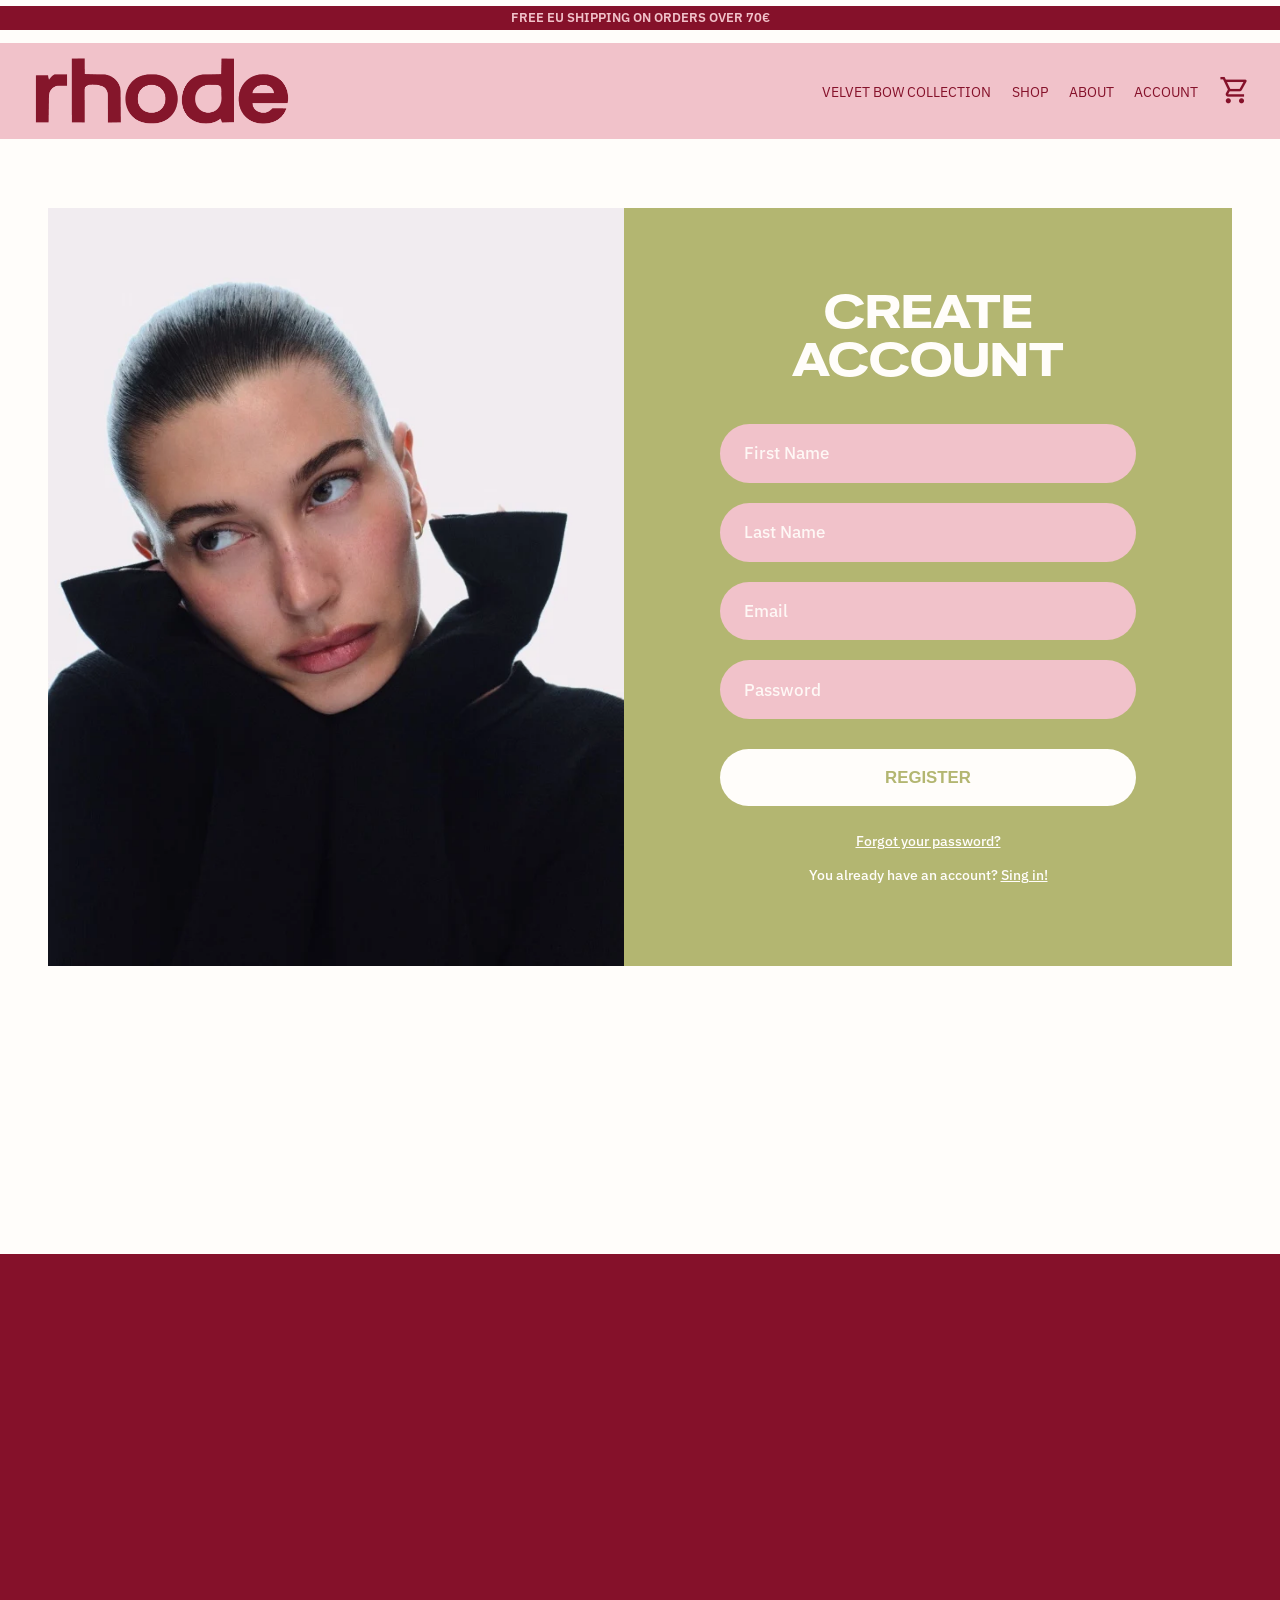
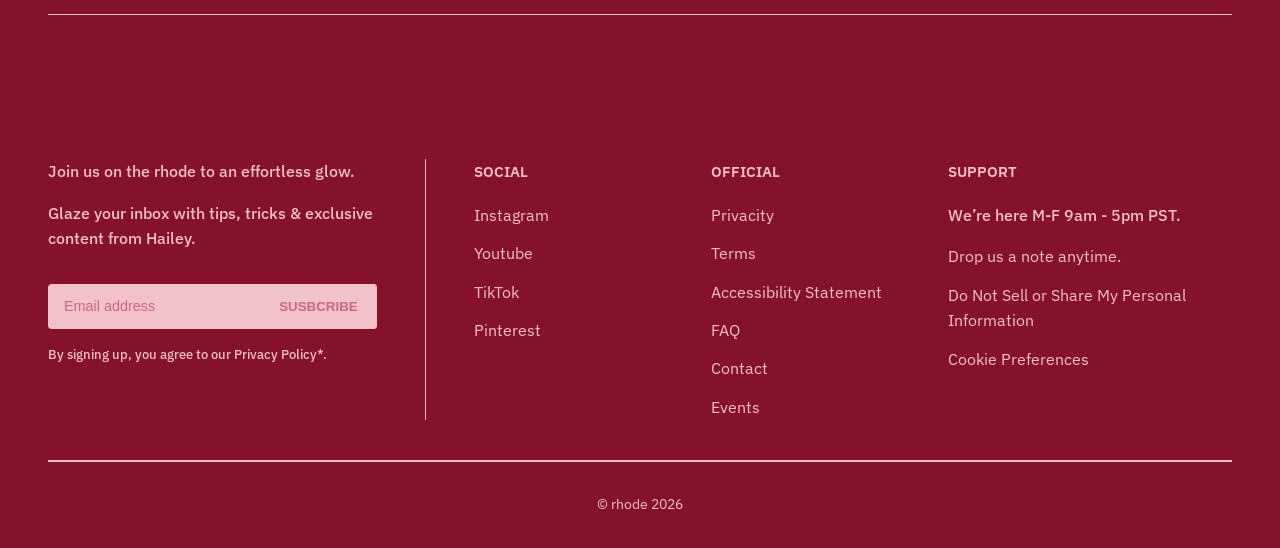
<file: sing-up.html>
<!DOCTYPE html>
<html lang="en">
<head>
    <meta charset="UTF-8">
    <meta name="viewport" content="width=device-width, initial-scale=1.0">
    <title>Sing Up</title>
    <link rel="preconnect" href="https://fonts.googleapis.com">
    <link rel="preconnect" href="https://fonts.gstatic.com" crossorigin>
    <link href="https://fonts.googleapis.com/css2?family=Akt:wght@100..900&family=Archivo+Black&family=IBM+Plex+Sans:ital,wght@0,100..700;1,100..700&family=Libre+Franklin:ital,wght@0,500;1,500&family=STIX+Two+Text:ital@0;1&display=swap" rel="stylesheet">
    <link rel="stylesheet" href="https://fonts.googleapis.com/css2?family=Material+Symbols+Outlined:opsz,wght,FILL,GRAD@24,400,0,0&icon_names=shopping_cart" />
    <link href="https://unpkg.com/aos@2.3.1/dist/aos.css" rel="stylesheet">
    <link rel="stylesheet" href="css/style.css">
</head>

<body>
    <header class="menu-bar">
        <div class="text_line pink-line">
            <p>FREE EU SHIPPING ON ORDERS OVER 70€</p>
        </div>
        <div class="heather-bar pink-bar">
            <a href="index.html" class="rhode-logo"><img src="media/images/rhode_logo_red.webp" alt="Rhode Red Logo"></a>
            <button type="button" class="menu-btn" aria-label="Open Menu">
                <span></span>
                <span></span>
                <span></span>
            </button>
            <nav class="menu"> 
                <a href="velvet_bow_collection.html">VELVET BOW COLLECTION</a>
                <a href="shop.html">SHOP</a>
                <a href="#about">ABOUT</a>
                <a href="account.html">ACCOUNT</a>
                
            </nav>
            <a href="#cart" class="cart" aria-label="cart">
                <span class="material-symbols-outlined">shopping_cart</span>
            </a>
        </div>
    </header>
    <section id="account">
        <div class="account-container" data-aos="fade-down" data-aos-easing="linear" data-aos-duration="1000">
            <div class="account-img">
                <img src="media/images/account-img.webp" alt="account">
            </div>
            <div class="account-form-side">
                <div class="account-form-wrapped">
                    <h2>CREATE ACCOUNT</h2>
                    <form id="login-form" action="/login-endpoint" method="post">
                        <div class="imput-account">
                            <input type="text" id="first-name" placeholder="First Name" required>
                        </div>
                        <div class="imput-account">
                            <input type="text" id="last-name" placeholder="Last Name" required>
                        </div>
                        <div class="imput-account">
                            <input type="email" id="email" placeholder="Email" required>
                        </div>
                        <div class="imput-account">
                            <input type="password" id="password" placeholder="Password" required>
                        </div>

                        <button type="submit" class="btn-submit">REGISTER</button>
                    </form>
                    <div class="form-links">
                        <a href="#">Forgot your password?</a>
                        <p>You  already have an account? <a href="account.html">Sing in!</a></p>
                    </div>
                </div>
            </div>
        </div>
    </section>
   <footer id="rhode-footer">
        <div class="footer-wrapped">
            <div class="footer-logo-container">
                <img data-aos="fade-up" data-aos-duration="1500" data-aos="zoom-in"src="media/images/rhode_logo_pink.webp" alt="Rhode pink logo">
            </div>
            <div class="footer-grid">
                <div class="footer-col footer-newsletter">
                    <p class="footer-text">Join us on the rhode to an effortless glow.</p>
                    <p class="footer-text">Glaze your inbox with tips, tricks & exclusive content from Hailey.</p>
                    <form id="newsletter-form" class="newsletter-form" novalidate>
                        <div class="imput-group">
                            <input type="email" id="newsletter-email" placeholder="Email address" required>
                            <button type="submit" id="newsletter-btn">SUSBCRIBE</button>
                        </div>
                        <span id="newsletter-error" class="newsletter-error-text">Please enter a valid email address.</span>
                    </form>
                    <p class="footer-legal">By signing up, you agree to our <a href="https://www.rhodeskin.com/pages/privacy-policy" class="footer-link">Privacy Policy*.</a></p>
                </div>
                <div class="footer-col">
                    <h3 class="footer-heading">SOCIAL</h3>
                    <ul class="footer-links">
                        <li><a href="https://www.instagram.com/rhode" target="_blank" class="footer-link">Instagram</a></li>
                        <li><a href="https://www.youtube.com/c/HaileyRhodeBieber" target="_blank"  class="footer-link">Youtube</a></li>
                        <li><a href="https://www.tiktok.com/@rhode" target="_blank" class="footer-link">TikTok</a></li>
                        <li><a href="https://es.pinterest.com/rhode/" target="_blank" class="footer-link">Pinterest</a></li>
                    </ul>
                </div>
                 <div class="footer-col">
                    <h3 class="footer-heading">OFFICIAL</h3>
                    <ul class="footer-links">
                        <li><a href="https://www.rhodeskin.com/en-es/pages/privacy-policy" target="_blank" class="footer-link">Privacity</a></li>
                        <li><a href="https://www.rhodeskin.com/pages/terms-of-service" target="_blank"  class="footer-link">Terms</a></li>
                        <li><a href="https://www.rhodeskin.com/pages/accessibility-statement" target="_blank" class="footer-link">Accessibility Statement</a></li>
                        <li><a href="https://www.rhodeskin.com/pages/faq" target="_blank" class="footer-link">FAQ</a></li>
                        <li><a href="https://www.rhodeskin.com/pages/contact-us" target="_blank" class="footer-link">Contact</a></li>
                        <li><a href="https://www.rhodeskin.com/pages/events" target="_blank" class="footer-link">Events</a></li>
                    </ul>
                </div>
                 <div class="footer-col">
                    <h3 class="footer-heading">SUPPORT</h3>
                    <p class="footer-text-small">We’re here M-F 9am - 5pm PST.</p>
                    <ul class="footer-links">
                        <li><a href="https://www.rhodeskin.com/pages/contact-us" target="_blank"  class="footer-link">Drop us a note anytime.</a></li>
                        <li><a href="https://www.rhodeskin.com/pages/do-not-sell-my-personal-information" target="_blank" class="footer-link">Do Not Sell or Share My Personal Information</a></li>
                        <li><a href="#" target="_blank" class="footer-link">Cookie Preferences</a></li>
                    </ul>
                </div>
            </div>
        </div>
        <div class="footer-bottom">
            <p>© rhode 2026</p>
        </div>
    </footer>
    <script src="https://code.jquery.com/jquery-3.7.1.min.js"></script>  
    <script src="https://unpkg.com/aos@2.3.1/dist/aos.js"></script> 
    <script src="js/menu.js"></script>
    <script src="js/account.js"></script>
    <script src="js/footer.js"></script>
</body>
</html>
</file>
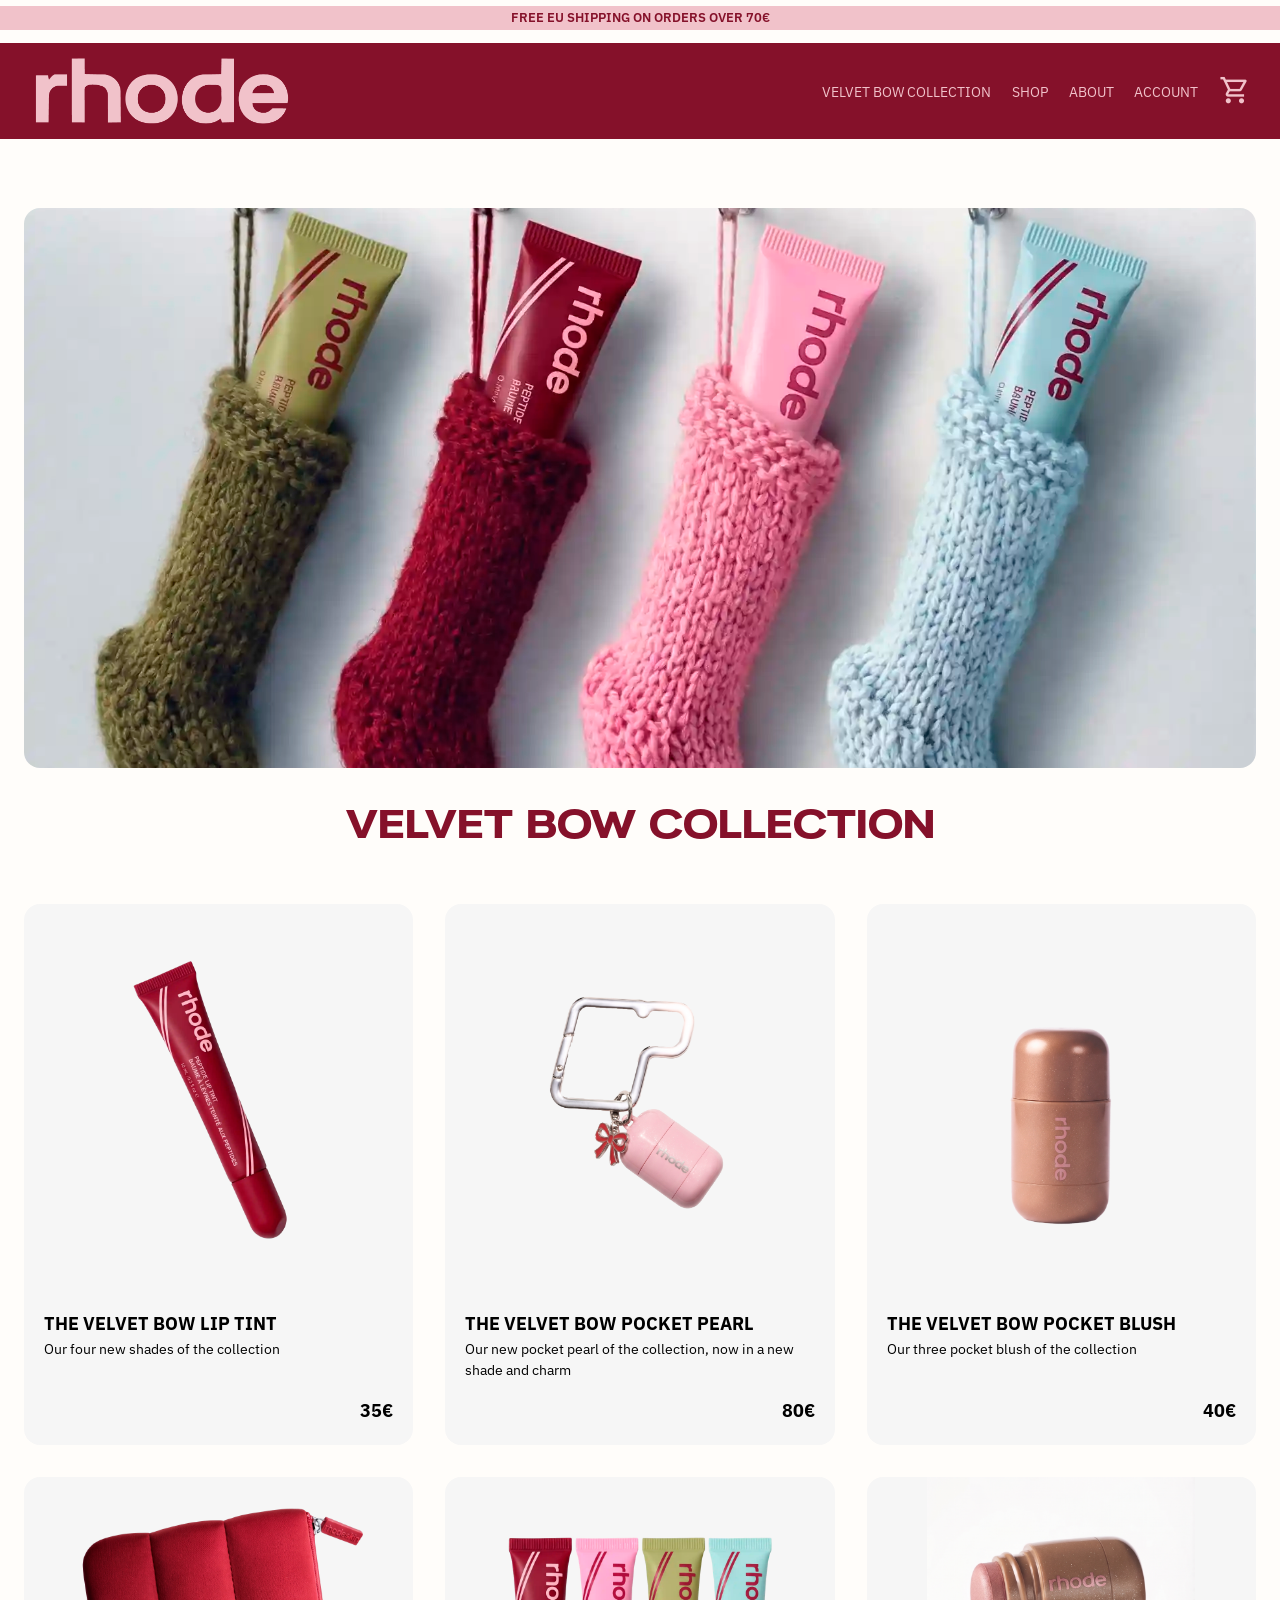
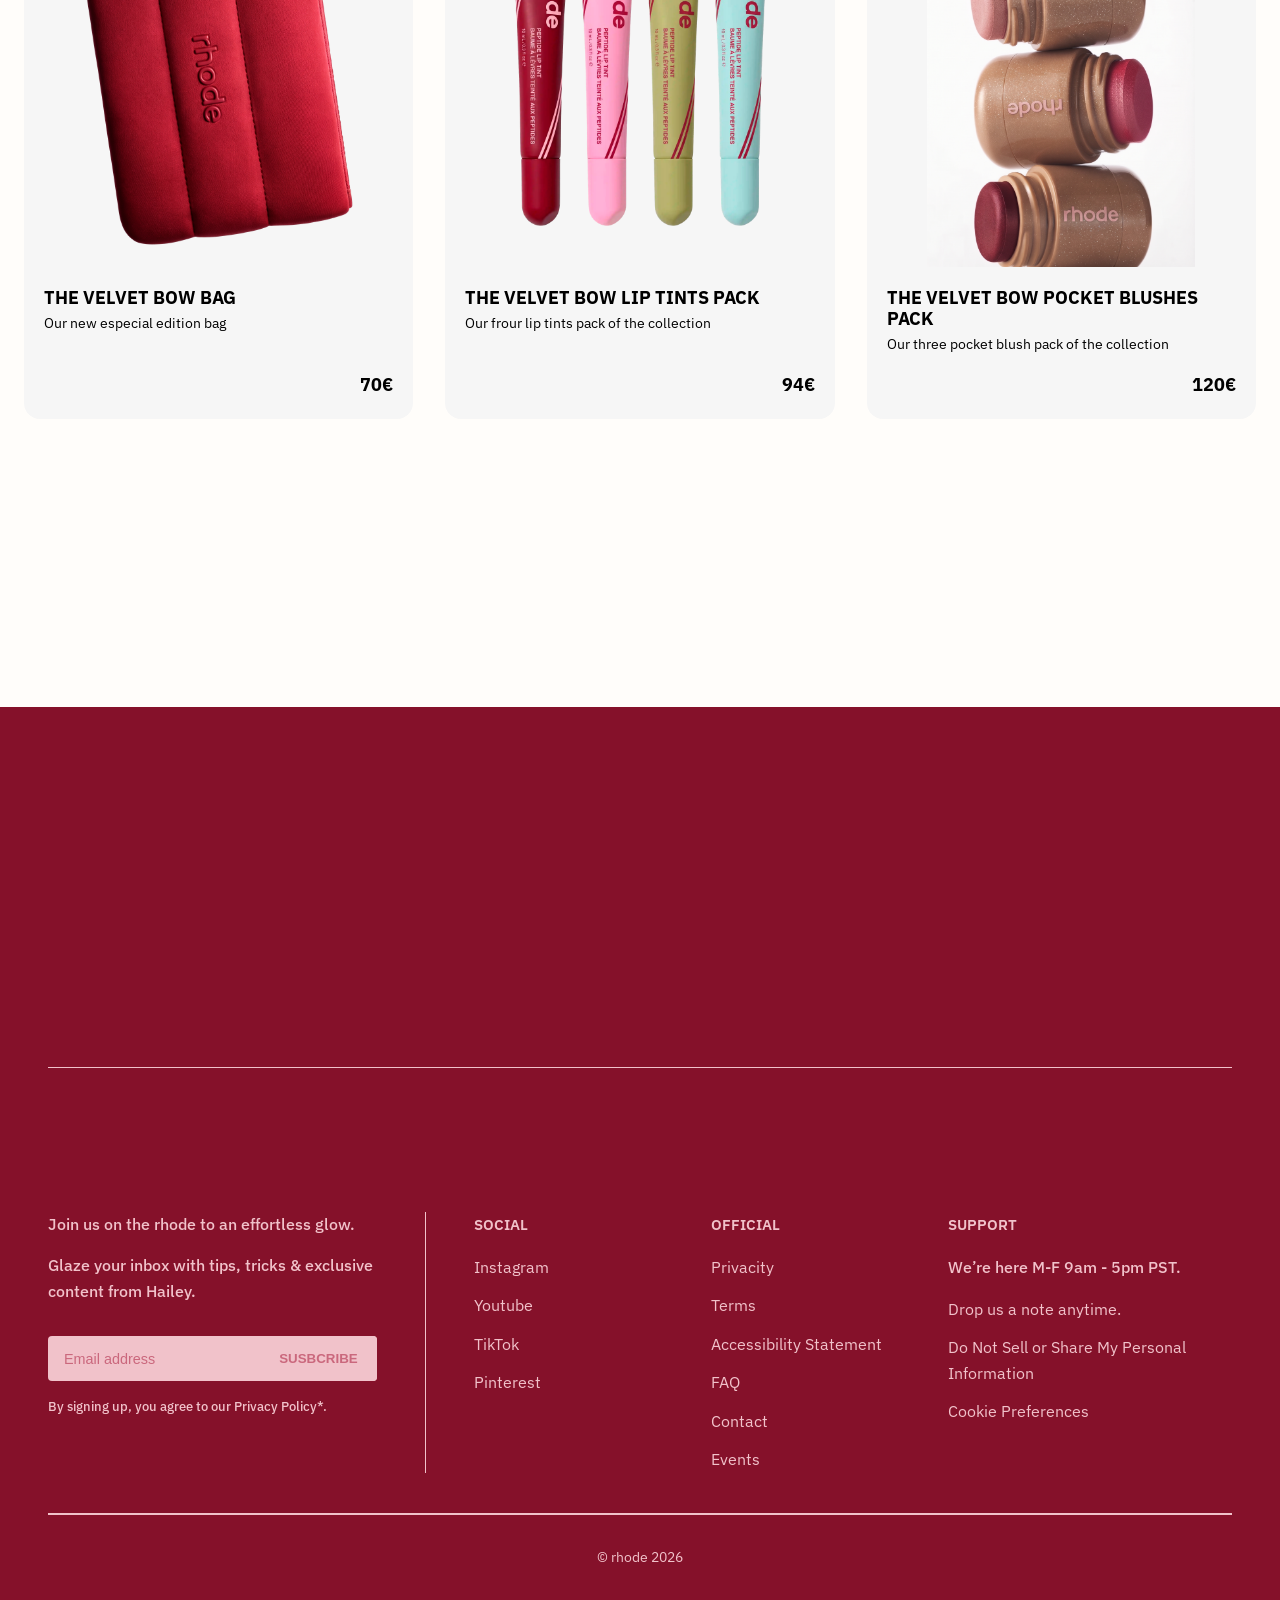
<file: velvet_bow_collection.html>
<!DOCTYPE html>
<html lang="en">
<head>
    <meta charset="UTF-8">
    <meta name="viewport" content="width=device-width, initial-scale=1.0">
    <title>Velvet Bow Collection</title>
    <link rel="preconnect" href="https://fonts.googleapis.com">
    <link rel="preconnect" href="https://fonts.gstatic.com" crossorigin>
    <link href="https://fonts.googleapis.com/css2?family=Akt:wght@100..900&family=Archivo+Black&family=IBM+Plex+Sans:ital,wght@0,100..700;1,100..700&family=Libre+Franklin:ital,wght@0,500;1,500&family=STIX+Two+Text:ital@0;1&display=swap" rel="stylesheet">
    <link rel="stylesheet" href="https://fonts.googleapis.com/css2?family=Material+Symbols+Outlined:opsz,wght,FILL,GRAD@24,400,0,0&icon_names=chevron_left,chevron_right,shopping_cart" />
    <link href="https://unpkg.com/aos@2.3.1/dist/aos.css" rel="stylesheet">
    <link rel="stylesheet" href="css/style.css">
<body>
   <header class="menu-bar">
        <div class="text_line">
            <p>FREE EU SHIPPING ON ORDERS OVER 70€</p>
        </div>
        <div class="heather-bar">
            <a href="index.html" class="rhode-logo"><img src="media/images/rhode_logo_pink.webp" alt="Rhode Red Logo"></a>
            <button type="button" class="menu-btn" aria-label="Open Menu">
                <span></span>
                <span></span>
                <span></span>
            </button>
            <nav class="menu"> 
                <a href="velvet_bow_collection.html">VELVET BOW COLLECTION</a>
                <a href="shop.html">SHOP</a>
                <a href="#about">ABOUT</a>
                <a href="account.html">ACCOUNT</a>
                
            </nav>
            <a href="#cart" class="cart" aria-label="cart">
                <span class="material-symbols-outlined">shopping_cart</span>
            </a>
        </div>
    </header>
    <section id="shop-collection" class="velvet-collection-page">
        <div class="shop-hero">
            <div class="hero-shop-img-container">
                <img src="media/images/lt_socks.webp" alt="Velvet Bow Colletion">
            </div>
            <div class="shop-collection-header">
                <h2 data-aos="zoom-in-down">VELVET BOW COLLECTION </h2>
            </div>
        </div>
         <div class="products-shop-grid">
            <ul class="product-shop-list">
                <li class="product-card" data-category="lip-cheek feature">
                    <a href="lip_tint.html" class="product-link">
                        <div class="product-img">
                            <img src="media/images/lt_solo_trns.webp" alt="Lip tint">
                        </div>
                        <div class="product-info">
                            <div class="product-text">
                                <h3 class="product-name">THE VELVET BOW LIP TINT</h3>
                                <p class="product-desc">Our four new shades of the collection</p>
                                <p class="product-price">35€</p>
                            </div>
                            <span class="product-buy" aria-hidden="true">BUY NOW</span>
                        </div>
                    </a>
                </li>
                <li class="product-card" data-category="lip-cheek feature">
                    <a href="pocket_pearl.html" class="product-link">
                        <div class="product-img">
                            <img src="media/images/pocket-pealr-trns.webp" alt="Pocket Pearl">
                        </div>
                        <div class="product-info">
                            <div class="product-text">
                                <h3 class="product-name">THE VELVET BOW POCKET PEARL</h3>
                                <p class="product-desc">Our new pocket pearl of the collection, now in a new shade and charm</p>
                                <p class="product-price">80€</p>
                            </div>
                            <span class="product-buy" aria-hidden="true">BUY NOW</span>
                        </div>
                    </a>
                </li>
                <li class="product-card" data-category="lip-cheek feature">
                    <a href="pocket_blush.html" class="product-link">
                        <div class="product-img">
                            <img src="media/images/pocket-blush-trns.webp" alt="Pocket Blush">
                        </div>
                        <div class="product-info">
                            <div class="product-text">
                                <h3 class="product-name">THE VELVET BOW POCKET BLUSH</h3>
                                <p class="product-desc">Our three pocket blush of the collection</p>
                                <p class="product-price">40€</p>
                            </div>
                            <span class="product-buy" aria-hidden="true">BUY NOW</span>
                        </div>
                    </a>
                </li>
                <li class="product-card" data-category="feature">
                    <a href="velvet_bow_bag.html" class="product-link">
                        <div class="product-img">
                            <img src="media/images/bag-pose-trns.webp" alt="VELVET BOW BAG">
                        </div>
                        <div class="product-info">
                            <div class="product-text">
                                <h3 class="product-name"> THE VELVET BOW BAG</h3>
                                <p class="product-desc">Our new especial edition bag</p>
                                <p class="product-price">70€</p>
                            </div>
                            <span class="product-buy" aria-hidden="true">BUY NOW</span>
                        </div>
                    </a>
                </li>
                <li class="product-card" data-category="lip-cheek sets">
                    <a href="lip-tints-pack.html" class="product-link">
                        <div class="product-img">
                            <img src="media/images/lt_packaging_trns.webp" alt="THE VELVET BOW LIP TINTS PACK">
                        </div>
                        <div class="product-info">
                            <div class="product-text">
                                <h3 class="product-name">THE VELVET BOW LIP TINTS PACK</h3>
                                <p class="product-desc">Our frour lip tints pack of the collection</p>
                                <p class="product-price">94€</p>
                            </div>
                            <span class="product-buy" aria-hidden="true">BUY NOW</span>
                        </div>
                    </a>
                </li>
                <li class="product-card" data-category="lip-cheek sets">
                    <a href="pocket-blushes-pack.html" class="product-link">
                        <div class="product-img">
                            <img src="media/images/pocket-blush-3.webp" alt="THE VELVET BOW POCKET BLUSH">
                        </div>
                        <div class="product-info">
                            <div class="product-text">
                                <h3 class="product-name">THE VELVET BOW POCKET BLUSHES PACK</h3>
                                <p class="product-desc">Our three pocket blush pack of the collection</p>
                                <p class="product-price">120€</p>
                            </div>
                            <span class="product-buy" aria-hidden="true">BUY NOW</span>
                        </div>
                    </a>
                </li>
            </ul>
    </section>
    <footer id="rhode-footer">
        <div class="footer-wrapped">
            <div class="footer-logo-container">
                <img data-aos="fade-up" data-aos-duration="1500" data-aos="zoom-in" src="media/images/rhode_logo_pink.webp" alt="Rhode pink logo">
            </div>
            <div class="footer-grid">
                <div class="footer-col footer-newsletter">
                    <p class="footer-text">Join us on the rhode to an effortless glow.</p>
                    <p class="footer-text">Glaze your inbox with tips, tricks & exclusive content from Hailey.</p>
                    <form id="newsletter-form" class="newsletter-form" novalidate>
                        <div class="imput-group">
                            <input type="email" id="newsletter-email" placeholder="Email address" required>
                            <button type="submit" id="newsletter-btn">SUSBCRIBE</button>
                        </div>
                        <span id="newsletter-error" class="newsletter-error-text">Please enter a valid email address.</span>
                    </form>
                    <p class="footer-legal">By signing up, you agree to our <a href="https://www.rhodeskin.com/pages/privacy-policy" class="footer-link">Privacy Policy*.</a></p>
                </div>
                <div class="footer-col">
                    <h3 class="footer-heading">SOCIAL</h3>
                    <ul class="footer-links">
                        <li><a href="https://www.instagram.com/rhode" target="_blank" class="footer-link">Instagram</a></li>
                        <li><a href="https://www.youtube.com/c/HaileyRhodeBieber" target="_blank"  class="footer-link">Youtube</a></li>
                        <li><a href="https://www.tiktok.com/@rhode" target="_blank" class="footer-link">TikTok</a></li>
                        <li><a href="https://es.pinterest.com/rhode/" target="_blank" class="footer-link">Pinterest</a></li>
                    </ul>
                </div>
                 <div class="footer-col">
                    <h3 class="footer-heading">OFFICIAL</h3>
                    <ul class="footer-links">
                        <li><a href="https://www.rhodeskin.com/en-es/pages/privacy-policy" target="_blank" class="footer-link">Privacity</a></li>
                        <li><a href="https://www.rhodeskin.com/pages/terms-of-service" target="_blank"  class="footer-link">Terms</a></li>
                        <li><a href="https://www.rhodeskin.com/pages/accessibility-statement" target="_blank" class="footer-link">Accessibility Statement</a></li>
                        <li><a href="https://www.rhodeskin.com/pages/faq" target="_blank" class="footer-link">FAQ</a></li>
                        <li><a href="https://www.rhodeskin.com/pages/contact-us" target="_blank" class="footer-link">Contact</a></li>
                        <li><a href="https://www.rhodeskin.com/pages/events" target="_blank" class="footer-link">Events</a></li>
                    </ul>
                </div>
                 <div class="footer-col">
                    <h3 class="footer-heading">SUPPORT</h3>
                    <p class="footer-text-small">We’re here M-F 9am - 5pm PST.</p>
                    <ul class="footer-links">
                        <li><a href="https://www.rhodeskin.com/pages/contact-us" target="_blank"  class="footer-link">Drop us a note anytime.</a></li>
                        <li><a href="https://www.rhodeskin.com/pages/do-not-sell-my-personal-information" target="_blank" class="footer-link">Do Not Sell or Share My Personal Information</a></li>
                        <li><a href="#" target="_blank" class="footer-link">Cookie Preferences</a></li>
                    </ul>
                </div>
            </div>
        </div>
        <div class="footer-bottom">
            <p>© rhode 2026</p>
        </div>
    </footer>
    <script src="https://code.jquery.com/jquery-3.7.1.min.js"></script>  
    <script src="https://unpkg.com/aos@2.3.1/dist/aos.js"></script> 
    <script>
        AOS.init({
            duration: 1000,
            once: true
        });</script>
    <script src="js/menu.js"></script>
    <script src="js/footer.js"></script>
</body>
</html>
</file>
<file: css/style.css>
@font-face {
    font-family: HKGroteskWide;
    src: url(../media/fonts/HKGroteskWide-Light.otf);
    font-weight: 300;
    font-style: normal;
}
@font-face {
    font-family: HKGroteskWide;
    src: url(../media/fonts/HKGroteskWide-Regular.otf);
    font-weight: 400;
    font-style: normal;
}
@font-face {
    font-family: HKGroteskWide;
    src: url(../media/fonts/HKGroteskWide-Medium.otf);
    font-weight: 500;
    font-style: normal; 
}
@font-face {
    font-family: HKGroteskWide;
    src: url(../media/fonts/HKGroteskWide-SemiBold.otf);
    font-weight: 600;
    font-style: normal;
}
@font-face {
    font-family: HKGroteskWide;
    src: url(../media/fonts/HKGroteskWide-Bold.otf);
    font-weight: 700;
    font-style: normal;
}
@font-face {
    font-family: HKGroteskWide;
    src: url(../media/fonts/HKGroteskWide-ExtraBold.otf);
    font-weight: 800;
    font-style: normal;
}
@font-face {
    font-family: HKGroteskWide;
    src: url(../media/fonts/HKGroteskWide-Black.otf);
    font-weight: 900;
    font-style: normal;
}




:root{

    --white:#FFFDFA;
    --red:#85112A;
    --pink:#F1C2CA;
    --green:#B3B671;
    --blue: #B7E2DF;
    --black:#000000;
    --grey:#F6F6F6;
    --title-font: 'HKGroteskWide', sans-serif;
    --main-font: 'IBM Plex Sans', sans-serif;

    --font-ligth: 300;
    --font-regular:400;
    --font-medium:500;
    --font-SemiBold:600;
    --font-Bold:700;
    --font-ExtraBold:800;
    --font-Black:900;

    --advertisement-heigth-movile:1.5rem;
    --menu-heigth-movile:4.5rem;
    --menu-heigth:6rem;
    --space:1.5rem;


    --transition: 0.3s ease;
    --margin-top-mobile:8rem;
    --margin-top-tablet:9.5rem;
    --margin-top-pc:10rem;

    --font-movile-mini-title: 0.8rem;


}

*{
    box-sizing: border-box;
    margin: 0;
    padding: 0;
}

html{
    scroll-behavior: smooth;
}

body{
    background-color: var(--white);
    color: var(--black);
    line-height: 1.6;
}

a{
    color: inherit;
}

/* BARRA DE NAVEGACIÓN*/
header{
    position: fixed;
    top: 0;
    left: 0;
    right: 0;
    color: var(--pink);
    z-index: 10;
}
header.transparente{
    opacity: 0.8;
}

.text_line{
    height: var(--advertisement-heigth-movile);
    display: flex;
    align-items: center;
    justify-content: center;
    background-color: var(--pink);
    -webkit-backdrop-filter: blur(0.5rem);
    backdrop-filter: blur(0.5rem);
    color: var(--red);
    padding: 0.75rem;
    transition: background-color 0.5s ease;
    margin-top: 0.4rem;
    margin-bottom:0.8rem;
}
.text_line p {
    font-size:var(--font-movile-mini-title);
    font-weight: var(--font-SemiBold);
    font-family: var(--main-font);
    text-transform: uppercase;
    white-space: nowrap;
}

.heather-bar{
    position: relative;
    height: var(--menu-heigth-movile);
    background-color: var(--red);
    -webkit-backdrop-filter: blur(0.5rem);
    backdrop-filter: blur(0.5rem);
    transition: background-color 0.5s ease;
    display: grid;
    grid-template-columns: 1fr auto 1fr;
    align-items: center;
    padding: 1rem var(--space) ;
}
.menu-btn{
    grid-area: 1 / 1;
    justify-self: start;
}

.rhode-logo{
    grid-area: 1 / 2;
    display: flex;
}


.rhode-logo img {
    height: 2.3rem;
    width: auto;
    display: block;
}

.cart{
    grid-area: 1 / 3;
    justify-self: end;
    display: flex;
    color: var(--pink);
    text-decoration: none;
    transition: opacity var(--transition);
}
.cart span{
    font-size: 1.9rem;
}
.cart:hover{
    opacity: 0.65;
}

.menu-btn{
    display: flex;
    flex-direction: column;
    gap: 0.3125rem;
    padding: 0.5rem;
    background: none;
    border: none;
    cursor: pointer;
    z-index: 11;
}
.menu-btn span{
    display: block;
    width: 1.625rem;
    height: 0.1875rem;
    background-color: var(--pink);
    border-radius: 2px;
    transition: transform var(--transition), opacity var(--transition);
}
.menu-btn.open span:nth-child(1){
    transform: translateY(1rem) ;
}
.menu-btn.open span:nth-child(2){
    opacity: 0;
    transform: scaleX(0.4);
}
.menu-btn.open span:nth-child(3){
    opacity: 0;
    transform: scaleX(0.4);
}

.menu{
    display: none;
    position: absolute;
    top: 100%;
    left: 0;
    color: var(--red);
    padding: 1.5rem var(--space);
    background-color: var(--pink);
    z-index: 12;

}
.menu a {
    display: block;
    padding: 0.8rem 0;
    font-weight: var(--font-SemiBold);
    font-family: var(--main-font);
    font-size: 1.5rem;
    transition: color var(--transition);
    text-decoration: none;
    color: var(--red);

}
.menu a:hover{
    color: var(--white);
}

/* MENU ROSA */
header .pink-bar{
    background-color: var(--pink);
}
.pink-line{
    background-color: var(--red);
    color: var(--pink);
}
.pink-bar .menu a, .pink-bar .cart{
    color: var(--red);
}
.pink-bar .menu-btn span{
    background-color: var(--red);
}
.pink-bar .menu{
    background-color: var(--red);
}
.pink-bar .menu a{
    color: var(--pink);
}

/* HOME SECTION */

/* slide */
.home-hero{
    position: relative;
    width: 100%;
    margin-top: var(--margin-top-mobile);
    padding: 0 ;
    margin-bottom: 2rem;
}
.slider-home{
    position: relative;
    width: 100%;
    aspect-ratio: 4 / 5;
    overflow: hidden;
    background-color: var(--pink);
    border-radius: 0;
    touch-action: pan-y; /*permite a el usuario en tablet y movil deslizar las imagene con el dedo */
}
.slider-home .slide{
    position: absolute;
    inset: 0;
    display: none;
}
.slider-home .slide:first-child{
    display: block;
}
.slide-media{
    display: block;
    width: 100%;
    height: 100%;
    object-fit: cover;
    object-position: center;
}
.slide-btn{
    position: absolute;
    top: 50%;
    transform: translateY(-50%);
    z-index: 5;
    display: none;
    align-items: center;
    justify-content: center;
    width: 3rem;
    height: 3rem;
    border: 0;
    border-radius: 50%;
    background-color: rgba(133, 17, 42, 0.6);
    color: var(--white);
    cursor: pointer;
    opacity: 0;
    transition: opacity var(--transition), background-color var(--transition);
}
.slide-btn-before { 
    left: 1rem !important;
}
.slide-btn-after {
    right: 1rem !important;
}
.slide-btn span {font-size: 2rem;}
.slide-text{
    position: absolute;
    right: 1.5rem;
    bottom: 2rem;
    z-index: 9;
    text-align: right;
    display: block;
    visibility: visible;
    opacity: 1;
    pointer-events: none;
}
.slide-countdown{
    font-family: var(--title-font);
    color: var(--red);
    font-size: 1.8rem;
    font-weight: var(--font-Bold);
    line-height: 1;
}
.slide-title{
    font-family: var(--title-font);
    color: var(--red);
    font-size: 1rem;
    font-weight: var(--font-ExtraBold);
    text-transform: uppercase;
    margin-top: 0.2rem;
}

#slide-dots{
    position: absolute;
    left: 0;
    right: 0;
    bottom: 1rem;
    z-index: 10;
    display: flex;
    justify-content: center;
    gap: 0.4rem;
    visibility: visible;
    opacity: 1;
}
.dot{
    width: 1.2rem;
    height: 1.2rem;
    padding: 0;
    border: 0.25rem solid transparent;
    border-radius: 50%;
    background-color: var(--white);
    background-clip: padding-box;
    opacity: 0.5;
    cursor: pointer;
    transition: opacity var(--transition), transform var(--transition);
}
.dot.active{
    opacity: 1;
    transform: scale(1.2);
}

/* Products carrusel  */

#collection-products{
    position: relative;
    width: 100%;
    max-width: 100%;
    margin: 0 auto;
    padding: 3rem 0.8rem;
    box-sizing: border-box;
}
.product-slider{
    position: relative;
    width: 100%;
    box-sizing: border-box;
}
.product-list{
    display: flex;
    gap: 1.25rem;
    overflow-x: auto;
    scroll-snap-type: x mandatory;
    scroll-behavior: smooth;
    list-style: none;
    padding: 0.625rem 0.312rem 1.87rem 0.312rem;
    margin: 0;
    scrollbar-width: none;
}
/*una tarjeta y un cacho de la siguente tarjeta*/
.product-card{
    flex: 0 0 calc(85% - 0.625rem);
    scroll-snap-align: start;
    background-color:var(--grey) ;
    border-radius: 1rem;
    overflow: hidden;
    transition: transform var(--transition), box-shadow var(--transition);
    max-width: 22rem;
}
.product-link{
    text-decoration: none;
    color: inherit;
    display: block;
}
.product-img{
    width: 100%;
    aspect-ratio: 4 / 4;
    display: flex;
    align-items: center;
    justify-content: center;
    overflow: hidden;
    position: relative;

}
.product-img img{
    width: 100%;
    height: 100%;
    object-fit: contain;
    transition: transform var(--transition);
}
.product-info{
    padding: 1.25rem;
    position: relative;
    flex-grow: 1;
    display: flex;
    flex-direction: column;
    justify-content: space-between;
    min-height: 9.5rem;
}
.product-name{
    font-size: 0.87rem;
    font-weight: var(--font-Bold);
    font-family: var(--main-font);
    color: var(--black);
    margin:0;
    line-height: 1.2;
}
.product-desc{
    font-family: var(--main-font);
    font-weight: var(--font-regular);
    font-size: 0.75;
    color: var(--black);
    margin: 0;
    line-height: 1.4;
    transition: opacity var(--transition);
}
.product-text{
    display: flex;
    flex-direction: column;
    gap: 0.31rem;
    transition:  opacity var(--transition);
    padding-bottom: 2rem;
}
.product-price{
    font-size: 0.87;
    font-weight: var(--font-Bold);
    color: var(--black);
    font-family: var(--main-font);
   position: absolute;
   bottom: 1.25rem;
   right: 1.25rem;
   margin: 0;
}
.product-buy{
    position: absolute;
    bottom: 3rem;
    left: 50%;
    transform: translateX(-50%);
    white-space: nowrap;
    font-size: 1.2rem;
    font-weight: var(--font-Bold);
    font-family: var(--main-font);
    letter-spacing: 0.1rem;
    color: var(--red);
    opacity: 0;
    visibility: hidden;
    transition:  opacity var(--transition), visibility var(--transition);
}
.product-btn{
    position: absolute;
    top: 50%;
    transform: translateY(-50%);
    background-color: rgba(133, 17, 42, 0.6);
    border: none;
    border-radius: 50%;
    width: 2.8rem;
    height: 2.8rem;
    display: flex;
    margin: 1rem;
    align-items: center;
    justify-content: center;
    cursor: pointer;
    opacity: 0;
    transition: opacity var(--transition), background-color var(--transition);
    z-index:20;
}
.products-slider{
    position: relative;
    width: 100%;
}
.products-slider:hover .product-btn{opacity: 1}
.product-btn-before{ left: -1.25rem;}
.product-btn-after{ right: -1.25rem;}
.product-btn:hover{background-color: var(--red);}
.shop-all{
    text-align: center;
    margin-top: 1.87rem;
}
.shop-all a{
    display: inline-block;
    background-color: var(--pink);
    color: var(--red);
    font-family: var(--main-font);
    font-weight: var(--font-Bold);
    font-size: 0.875rem;
    padding: 0.75rem 2.18rem;
    border-radius: 1.875rem;
    text-decoration: none;
    transition: background-color var(--transition);

}
.shop-all a:hover{background-color: var(--grey);}

/* Banner */

.home-banner{
    width: 100%;
    max-width: 100%;
    overflow: hidden;
    margin-top: 1rem;
}
.home-banner-image-continer{
    width: 100%;
    height: 35vh;
    overflow: hidden;
}
.home-banner-image-continer img{
    width: 100%;
    height: 100%;
    object-fit: cover;
    display: block;
}

/* Interactive component */
.component-interactive{
    width: 100%;
    padding: 3rem 1.5rem;
    background-color: var(--white);
}
.interactive-container{
    width: 100%;
    max-width: 75rem;
    margin: 0 auto;
    display: flex;
    flex-direction: column;
    gap: 2rem;
}
.interactive-img-container{
    width: 100%;
    height: 45vh;
    border-radius: 1.5rem;
    overflow: hidden;
}
.interactive-img-container img{
    width: 100%;
    height: 100%;
    object-fit: cover;
    display: block;
}
.interactive-text-container{
    width: 100%;
    background-color: var(--blue);
    padding: 2.5rem 2rem;
    border-radius: 1.5rem;
    display: flex;
    flex-direction: column;
    justify-content: space-between;
    box-sizing: border-box;
}
.interactive-description{
    font-family: var(--main-font);
    font-size: 1.15rem;
    line-height: 1.5;
    color: var(--black);
    margin-bottom: 2rem;
    font-weight:var(--font-medium) ;
}
.diferents-options-content{
    list-style: none;
    padding: 0;
    margin: 0;
}
.tap-item{
    font-family: var(--title-font);
    font-weight: var(--font-medium);
    font-size: 1.25rem;
    color: rgb(104, 104, 104);
    border-bottom: 0.0625rem solid rgba(0, 0, 0, 0.305);
    cursor: pointer;
    transition: color var(--transition);
}
.tap-item:hover, .tap-item.active{
    color: var(--black);
}

/* Instagram carousel */

#instagram-carousel{
    width: 100%;
    background-color: var(--pink);
    padding: 0.8rem 0;
    padding-top: 2rem;
    overflow: hidden;
}
.instagram-carousel-container{
    width: 100%;
    max-width: 90rem;
    margin: 0 auto;
    box-sizing: border-box;
    display: flex;
    gap: 1.5rem 0;
    margin-left: 0rem;
    flex-direction: column;
}
.instagram-top-carousel{
    display: flex;
    justify-content: space-between;
    width: 100%;
    margin: 0;
    padding:0 1rem;
}
.instagram-carousel-buttons{
    display: flex;
    justify-content: space-between;
    width: 100%;
    z-index: 9;
}
.ig-btn{
    width: 2.4rem;
    height: 2.4rem;
    background-color: rgba(255, 255, 255, 0.593);
    color: var(--black);
    display: flex;
    align-items: center;
    justify-content: center;
    border: none;
    border-radius: 50%;
    cursor: pointer;
    transition: background-color var(--transition), transform var(--transition);
}
.ig-btn span{
    font-size: 1.4rem;
}
.ig-btn:hover{
    background-color: var(--pink);
    transform: scale(1.05);
}
.instagram-track-wrapper{
    display: flex;
    scroll-snap-type: x mandatory;
    scroll-behavior: smooth;
    gap: 1.5rem;
    overflow-x: auto;
    scrollbar-width: none;
    padding-bottom: 0.6rem;
    margin-left: 0.5rem;
}
.instagram-scroll-carousel{
    flex: 0 0 18rem;
    height: 24rem;
    scroll-snap-align: start;
    border-radius: 1.5rem;
    overflow: hidden;
    background-color: var(--pink);
}
.instagram-card{
    width: 100%;
    height: 100%;
    display: block;
    transition: transform var(--transition);
}
.instagram-card:hover{
    transform: translateY(-0.3rem);
}
.instagram-card img{
    width: 100%;
    height: 100%;
    object-fit: cover;
    display: block;
}
.instagram-bottom-carousel{
    display: flex;
    height: 100%;
    justify-content: flex-start;
    width: 100%;
    margin-top: 0.5rem;
    margin-left: 0.5rem;
}
.instagram-carousel-title{
    font-family: var(--title-font);
    font-weight: var(--font-Bold);
    font-size: 1.5rem;
    color: var(--black);
    margin: 0;
}

/* Note from hailey */

#note-from-hailey{
    position: relative;
    width: 100%;
    min-height: 38rem;
    display: flex;
    align-items: center;
    justify-content: center;
    padding: 5rem 1.5rem;
    box-sizing: border-box;
    overflow: hidden;
    background-image: url("../media/images/note_from_hallie_photo.webp");
    background-size: cover;
    background-position: center;
    background-repeat: no-repeat;
    margin-top: 5rem;
}
#note-from-hailey::before{
    content: '';
    position: absolute;
    top: 0;
    left: 0;
    width: 100%;
    height: 100%;
    background-color: rgba(0, 0, 0, 0.25);
    z-index: 1;
}
.note-from-hailey-container{
    position: relative;
    z-index: 2;
    width: 100%;
    max-width: 52rem;
    margin: 0 auto;
    box-sizing: border-box;
}
.note-card{
    background-color: rgba(255, 255, 255, 0.435);
    backdrop-filter: blur(10px);
    padding: 3rem 2rem;
    border-radius: 1.5rem;
    text-align: center;
}
.note-title{
    display: block;
    font-family: var(--main-font);
    font-weight: var(--font-Bold);
    font-size: 0.8rem;
    color: var(--black);
    margin-bottom: 1.5rem;
}
.note-text{
    font-family: var(--main-font);
    font-weight: var(--font-medium);
    font-size: 0.95rem;
    line-height: 1.7;
    color: var(--black);
    margin: 0 auto 2re auto;
}
.note-signature-container{
    display: flex;
    justify-content: center;
    align-items: center;
    margin-top: 1rem;
}

.note-signature{
    max-width: 5.5rem;
    height: auto;
    display: block;
}
/* Rhode footer */

#rhode-footer{
    background-color: var(--red);
    color: var(--pink);
    font-family: var(--main-font);
    padding: 3rem 2rem 2rem 2rem;
    box-sizing: border-box;
    width: 100%;
    margin-top: 10rem;
    overflow: hidden;
}
.footer-wrapped{
    max-width: 90rem;
    margin: 0 auto;
    box-sizing: border-box;
}
.footer-logo-container{
    text-align: center;
    margin-bottom: 9rem;
    width: 100%;
    padding-bottom: 2rem;
    border-bottom: 1px solid var(--pink);
}
.footer-logo-container img{
    max-width: 29rem;
    width: 100%;
    height: auto;
    display: inline-block;
}
.footer-grid{
    display: grid;
    grid-template-columns: 1fr;
    gap: 2.5rem;
    padding-bottom: 2.5rem;
    border-bottom: 1px solid var(--pink);
}
.footer-col{
    display: flex;
    flex-direction: column;
}
.footer-heading{
    font-size: 0.95rem;
    font-weight: var(--font-SemiBold);
    margin-bottom: 1.2rem;
}
.footer-text, .footer-text-small, .footer-legal{
    font-weight: var(--font-medium);
    font-size: 0.9;
    line-height: 1.6;
    margin-bottom: 1rem;
}
.footer-legal{
    font-size: 0.8rem;
    margin-top: 1rem;
}
.footer-links{
    font-weight: var(--font-regular);
    list-style: none;
    padding: 0;
    margin: 0;
    display: flex;
    flex-direction: column;
    gap: 0.8rem;
}
#rhode-footer a{
    position: relative;
    color: var(--pink);
    text-decoration: none;
    width: fit-content;
    display: inline-block;
    transition: color var(--transition);
}
#rhode-footer a::after{
    content: '';
    position: absolute;
    width: 0;
    height: 1px;
    bottom: -2px;
    left: 0;
    background-color: var(--pink);
    transition: width 0.3s cubic-bezier(0.4, 0, 0.2, 1);
}
#rhode-footer a:hover::after{
    width: 100%;
}

.newsletter-form{
    margin-top: 1rem;
}
.imput-group{
    display: flex;
    background-color: var(--pink);
    border-radius: 4px;
    overflow: hidden;
    max-width: 26rem;
    width: 100%;
}
.imput-group input{
    flex: 1;
    background: transparent;
    border: none;
    padding: 0.9rem 1rem;
    font-size: 0.9rem;
    color: var(--red);
    outline: none;
    min-width: 0;
}
.imput-group input::placeholder{
    color: rgba(177, 44, 73, 0.6);
}
#newsletter-btn{
    background-color: var(--pink);
    border: none;
    padding: 0 1.2rem;
    font-size: 0.8;
    font-weight: var(--font-Bold);
    color:rgba(177, 44, 73, 0.6); 
    cursor: pointer;
    white-space: nowrap;
    transition: background-color var(--transition), transform 0.1s ease;
}
#newsletter-btn:hover{
    background-color: white;
}
#newsletter-btn:active{
    transform: scale(0.96);
}
.newsletter-error-text{
    display: none;
    color: var(--pink);
    font-size: 0.78rem;
    margin-top: 0.5rem;
    font-weight: var(--font-medium);
}
.newsletter-error-text.visible{
    display: block;
}
.footer-bottom{
    padding-top: 2rem;
    border-top: 1px solid var(--pink);
    text-align: center;
    font-size: 0.85rem;
    color: var(--pink);
    font-weight: var(--font-regular);
}
.footer-col:first-child{
    border-bottom:  1px solid var(--pink);
}

/* SHOP */

#shop-collection{
   width: 100%; 
   max-width: 90rem;
   margin: 0 auto;
   padding: 3rem 1.5rem;
   box-sizing: border-box;
    margin-top: var(--margin-top-mobile);
}
.shop-hero{
   width: 100%;
    margin-bottom: 3rem;
}
.hero-shop-img-container{
    position: relative;
    width: 100%;
    max-width: 75rem;
    margin: 0 auto;
    max-height: 25rem;
    overflow: hidden;
    border-radius: 1rem;
    display: flex;
    justify-content: center;
    align-items: center;
}
.hero-shop-img-container img{
    width: 100%;
    height: 100%;
    object-fit: cover;
    display: block;
    object-position: center;
}
.shop-collection-header{
    position: absolute;
    inset: 0;
    display: flex;
    flex-direction: column;
    justify-content: center;
    align-items: center;
    gap: 0.8rem;
    text-align: center;
    padding: 1rem;
}
.shop-collection-header h2{
    font-family: var(--title-font);
    font-size: 1.5rem;
    font-weight: var(--font-Bold);
    color: var(--white);
    margin: 0;
    text-transform: uppercase;
}
.shop-collection-header a{
    font-family: var(--main-font);
    font-size: 0.85rem;
    font-weight: var(--font-SemiBold);
    text-decoration: none;
    color: var(--red);
    background-color: var(--pink);
    border-radius: 2rem;
    padding: 0.6rem 1.6rem;
}
.shop-collection-header a:hover{
    opacity: 0.6;
    background-color: var(--white);
}
.filter-buttons{
    display: flex;
    justify-content: center;
    gap: 0.8rem;
    margin-bottom: 3rem;
    flex-wrap: wrap;
}
.filter-btn{
    background: transparent;
    border: 0.065rem solid var(--red);
    padding: 0.6rem 1.5rem;
    border-radius: 2rem;
    font-family: var(--main-font);
    font-size: 0.8rem;
    font-weight: var(--font-medium);
    cursor: pointer;
    transition: all var(--transition);
    white-space: nowrap;
}
.filter-btn.active, .filter-btn:hover{
    background-color: var(--red);
    color: var(--pink);
    border-color: transparent;
}
.product-shop-list{
    display: flex;
    flex-direction: column;
    justify-content: center;
    gap: 2rem;
    list-style: none;
    padding: 0;
    margin: 0;
}
.product-shop-list .product-card{
    width: 100%;
    max-width: 20rem;
    margin: 0 auto;
    background-color: var(--grey);
    border-radius: 1rem;
    overflow: hidden;
    transition: transform var(--transition), box-shado var(--transition);
}
.product-card.hide{
    display: none;
}

/* Collection shop */
.velvet-collection-page .shop-collection-header{
    text-align: center;
    margin-top: 1.5rem;
    position: static;
    inset: auto;
    background: transparent;
    padding: 0;
}
.velvet-collection-page .shop-collection-header h2{
    font-family: var(--title-font);
    font-size: 1.5rem;
    font-weight: var(--font-Bold);
    color: var(--red);
    margin: 0;
    text-transform: uppercase;
}

/* ACCOUNT */
#account{
    width: 100%;
    display: flex;
    justify-content: center;
    align-items: center;
    padding: 2rem;
    box-sizing: border-box;
    margin-top: var(--margin-top-mobile);
}
.account-container{
    display: flex;
    flex-direction: column;
    width: 100%;
    max-width: 62.5rem;
    background-color: var(--green);
}
.account-img{
    width: 100%;
    height: 35vh;
    position: relative;
    overflow: hidden;
}
.account-img img{
    width: 100%;
    height: 100%;
    object-fit: cover;
}
.account-form-side{
    display: flex;
    justify-content: center;
    align-items: center;
    background-color: var(--green);
    padding: 2.5rem 1.875rem;
    box-sizing: border-box;
}
.account-form-wrapped{
    width: 100%;
    max-width: 21.875rem;
    text-align: center;
}
.account-form-wrapped h2{
    font-family: var(--title-font);
    font-weight: var(--font-Bold);
    font-size: 2.2rem;
    color: var(--white);
    margin-bottom: 1.875rem;
    line-height: 3rem;
}
.imput-account{
    margin-bottom: 1.25rem;
    text-align: left;
}
.imput-account input{
    width: 100%;
    padding: 0.875rem 1.25rem;
    border: none;
    border-radius: 0.75rem;
    font-family: var(--main-font);
    font-weight: var(--font-medium);
    border-radius: 2rem;
    background-color: var(--pink);
    color: var(--white);
    font-size: 0.95rem;
    box-sizing: border-box;
    outline: none;
}
.imput-account input::placeholder{
    color: var(--white);
    opacity: 0.9;
}
.btn-submit{
    width: 100%;
    padding: 0.875rem;
    background-color: var(--white);
    border: none;
    border-radius: 2rem;
    color: var(--green);
    font-size: 0.9rem;
    font-weight: var(--font-SemiBold);
    cursor: pointer;
    margin-top: 0.625rem;
    transition: opacty var(--transition), color var(--transition);
}
.btn-submit:hover{
    opacity: 0.9;
    color: var(--pink);
}
.form-links{
    margin-top: 1.562rem;
    font-size: 0.85rem;
    font-family:var(--main-font);
    font-weight: var(--font-medium);
}
.form-links a{
    color: var(--white);
    text-decoration: underline;
}
.form-links p{
    color: var(--white);
    margin-top: 0.75rem;
}

/* PRODUCT DETAILS */

#product-detail-container{
    display: flex;
    flex-direction: column;
    gap: 2rem;
    max-width: 80rem;
    margin: 0 auto;
    padding: 1.5rem 1rem;
    margin-top: var(--margin-top-mobile);
}
.product-gallery{
    display: flex;
    flex-direction: column;
    gap: 1rem;
    width: 100%;
}
.main-detail-img{
    width: 100%;
    border-radius: 1rem;
    height: 39rem;
    overflow: hidden;
    background-color: var(--white);
    display: flex;
    justify-content: center;
    align-items: center;
}
.main-detail-img img{
    width: 100%;
    height: 100%;
    object-fit:cover;
    display: block;
    object-position: center 60%;
}
.small-detail-img{
    display: flex;
    gap: 0.8rem;
    overflow-x: auto;
    padding-bottom: 0.5rem;
    scrollbar-width: thin;
}
.image-detail-btn{
    width: 4rem;
    height: 4rem;
    border-radius: 0.5rem;
    overflow: hidden;
    border: 0.062 solid transparent;
    background: none;
    cursor: pointer;
    padding: 0;
    flex-shrink: 0;
}
.image-detail-btn img{
    width: 100%;
    height: 100%;
    object-fit: cover;
}
.image-detail-btn.active{
    border-color: var(--red);
}
.product-details{
    display: flex;
    flex-direction: column;
    gap: 1.5rem;
    width: 100%;
}
.product-title{
    font-family: var(--title-font);
    font-size: 1.8rem;
    text-transform: uppercase;
    margin: 0;
    font-weight: var(--font-medium);
    color: var(--black);
}
.product-subtitle{
    font-size: 0.8rem;
    font-family: var(--main-font);
    font-weight: var(--font-medium);
    color: var(--black);
}
.product-details-description p{
    font-size: 0.85rem;
    font-family: var(--main-font);
    font-weight: var(--font-medium);
    line-height: 1.6;
    color: var(--black);
    margin: 0;
}
.shade-selector-container{
    display: flex;
    flex-direction: column;
    gap: 0.8rem;
}
.product-shades{
    display: flex;
    gap: 1rem;
}
.swatch-btn{
    width: 2.2rem;
    height: 2.2rem;
    border-radius: 50%;
    border: none;
    cursor: pointer;
    position: relative;
    transition: transform var(--transition);
}
.swatch-btn:hover{
    transform: scale(1.1);
}
.swatch-btn.active::after{
    content: '';
    position: absolute;
    top: -0.35rem;
    left: -0.35rem;
    right: -0.35rem;
    bottom: -0.35rem;
    border: 0.125rem solid var(--red);
    border-radius: 50%;
}
.buy-button:disabled, .buy-button.disabled{
    background-color: var(--grey);
    font-family: var(--main-font);
    font-weight: bold;
    color: #999;
    cursor: not-allowed;
    opacity: 0.7;
    pointer-events: none;
    transition: backgroun-color var(--transition);
    max-width: 22rem;
    margin: 0.5rem 0;
    border: none;
    padding: 0.5rem 0.5rem;
    border-radius: 2rem;
}
.product-acordeon-container{
    border-top: 0.0625rem solid var(--black);
    margin-top: 0.5rem;
}
.acordeon-item{
    border-bottom: 0.0625rem solor var(--black);
}
.acordeon-titulo{
    display: flex;
    justify-content: space-between;
    align-items: center;
    padding: 1rem 0;
    font-size: 0.85rem;
    font-family: var(--main-font);
    font-weight: var(--font-SemiBold);
    cursor: pointer;
    user-select: none;
}
.acordeon-content{
    display: none;
    padding-bottom: 1rem;
}
.acordeon-content p{
    font-family: var(--main-font);
    font-weight: var(--font-medium);
    font-size: 0.85rem;
    color: var(--black);
    line-height: 1.5;
    margin: 0;
}
.acordeon-titulo.abierto .sing{
    transition: transform var(--transition);
}
.acordeon-titulo.abierto .sing{
    transform: rotate(45deg);
}

@media(hover: hover){
    .slide-btn{
        display: flex;
    }
    .slider-home:hover .slide-btn, .slide-btn:focus-visible{opacity: 1;}
    .slide-btn:hover{background-color: var(--red);}
    .product-card:hover .product-text{
        opacity: 0;
    }
    .product-card:hover .product-buy{
        opacity: 1;
        visibility: visible;
    }
    
}
@media (min-width:768px) {

    /* nav */
    .heather-bar{
        display: flex;
        justify-content: space-between;
        align-items: center !important;
        padding: 0 1.8rem;
        height: var(--menu-heigth);

    }
    .rhode-logo{
        grid-area: auto;
        justify-self: auto;
    }
    .rhode-logo img {height: 5rem;}
    .menu{ 
        position: static;
        display: flex !important;
        opacity: 1;
        visibility: visible;
        align-items: center !important;
        gap: 1.3rem;
        padding: 0;
        background: transparent;
        margin-left: auto;
    }
    .menu a {
        display: inline-block !important;
        padding: 0;
        font-size: 0.9rem;
        border-bottom: none;
        text-decoration: none;
        font-weight: var(--font-regular);
        color: var(--pink);

    }
    .cart{
        grid-area: auto;
        justify-self: auto;
        display: flex;
        align-items: center;
        margin-left: 1.3rem;
    }
    .cart span{ font-size: 1.98rem;}
    .menu-btn{display: none;}
    .pink-bar .menu a{
        color: var(--red);
    }
    .pink-bar .menu{background-color: var(--pink);}
    
    /* HOME SECTION */

    /* slider */

    .home-hero{
        margin-top: var(--margin-top-tablet);
        padding: 0;
    }
    .slider-home{
        max-height: 33rem;
    }
    .slide-countdown{
        font-size: 2.2rem;
    }
    .slide-text{
        right: 2rem;
        bottom: 1.8rem;
    }
    .slide-title{
        font-size: 1.1rem;
    }
    #slide-dots{
        bottom: 1rem;
    }

    /* Product slider */
    .product-name{
        font-size: 1rem;
    }
    .product-desc{
        font-size: 0.9rem;
    }
    .product-price{
        font-size: 1rem;
    }
    .shop-all a{
        font-size: 1rem;
    }
    /* banner */
    .home-banner-image-continer{height: 50vh;}
    .home-banner{ margin-top: 1rem}

    /* component interactive */
    .component-interactive{
        padding: 4rem 2rem;
    }
    .interactive-container{
        gap: 1.7rem;
        flex-direction: row;
        align-items: stretch;
    }
    .interactive-img-container{
       flex: 1;
       height: auto;
       min-height: 32rem;
       overflow: hidden;
    }
    .interactive-img-container img{
        width: 100%;
        height: 100%;
        object-fit: cover;
        display: block;
    }
    .interactive-text-container{
        border-radius: 1.5rem;
        min-height: 32rem;
        flex: 1;
    }
    .interactive-description{
        font-size: 1.25rem;
        margin-bottom: 2.5rem;
    }
    .tap-item{
        font-size: 1.35rem;
        padding: 0.4rem 0;
    }
    /* carousel instagram */
    #instagram-carousel{
        padding: 2rem 0;
        padding-top: 3rem;
    }
    .instagram-top-carousel{padding-right: 1.5rem;}
    .instagram-carousel-container{
        padding-left: 1.5rem;
    }
    .instagram-scroll-carousel{
        flex: 0 0 20;
        height: 26rem;
    }
    .instagram-carousel-title{font-size: 1.65rem;}
    .ig-btn{
        width: 2.6rem;
        height: 2.6rem;
    }
    .ig-btn span{
        font-size: 1.5rem;
    }

    /* note from hailey */
    #note-from-hailey{
        padding: 5rem 2.5rem;
        min-height: 38rem;
    }
    .note-card{padding: 3.5rem 3.5rem;}
    .note-text{font-size: 1.02rem;}
    .note-signature{max-width: 6.5rem;}

    /* FOOTER */
    #rhode-footer{
        padding: 4rem 2.5rem 2rem 2.5rem;
        margin-top: 15rem;
    }
    .footer-grid{
        grid-template-columns: 1fr 1fr;
        gap: 3rem;
    }
    .footer-col:nth-child(1){
        grid-column: span 2;
        border-bottom:  1px solid var(--pink);
    }
    .footer-logo-container img{
        max-width: 40rem;
    }

    /* SHOP */

    #shop-collection{
        margin-top: var(--margin-top-tablet);
    }
    .shop-collection-header h2{
        font-size: 2.2rem;
    }
    .hero-shop-img-container{
        max-height: 30rem;
    }
    .product-shop-list{
        display: grid;
        grid-template-columns: repeat(2, 1fr);
        justify-items: stretch;
    }
    .product-shop-list .product-card{
        max-width: none;
        margin: 0;
    }
    .hero-shop-img-container{max-height:26rem ;}
  
    /* COLLECTION SHOP */

    .velvet-collection-page .shop-collection-header h2{
        font-size: 2rem;
    }

    /* ACCOUNT */
    #account{
        margin-top: var(--margin-top-tablet);
        padding: 1.5rem;
    }
    .account-container{
        flex-direction: row;
    }
    .account-img{
        flex: 1.2;
        height: auto;
        min-height: 31.25rem;
    }
    .account-form-side{
        flex: 1;
        padding: 3.75 2.5rem;
    }

    /* PRODUCT INFO */
    #product-detail-container{
        flex-direction: row;
        gap: 4rem;
        padding: 4rem 2rem;
        align-items: flex-start;
        max-width: 60rem;
        margin-top: var(--margin-top-tablet);
    }
    .product-gallery{
        flex: 1;
        position: sticky;
        top: 2rem;
        max-width: 28rem;
    }
    .product-details{
        flex: 1;
    }
    .main-detail-img{
        height: 35rem;
        width: 30rem;
    }

}
@media (min-width: 1024px) {
    .home-hero{
        margin-top: var(--margin-top-pc);
        padding: 0;
    }
    .slider-home{
        max-height: 43rem;
    }
    .slide-countdown{
        font-size: 3rem;
    }
    .slide-title{
        font-size: 1.3rem;
    }
    .slide-text{
        right: 2.5rem;
        bottom: 2rem;
    }
    #slide-dots{
        bottom: 1.2rem;
    }
    .slide-media{
        object-position: center 50%;
    }

    /* product slider */
    .product-card{
        flex: 0 0 calc(33.333% - 1rem);
        max-width: none;
    }
    #collection-products{
        max-width: 90rem;
        width: 100%;
        margin: 0 auto;
        padding: 4rem 1rem;
        box-sizing: border-box;
    }
    .product-name{
        font-size: 1.1rem;
    }
    .product-desc{
        font-size: 0.9rem;
    }
    .product-price{
        font-size: 1.1rem;
    }
    .shop-all a{
        font-size: 1.1rem;
    }
    /* Banner */
    .home-banner{ margin-top: 1rem}
    .home-banner-image-continer{
        height: 75vh;
    }

    /* Interactive component */
    .component-interactive{padding: 6rem 2rem;}
    .interactive-container{
        gap: 2rem;
    }
    .interactive-img-container{
        flex: 1;
        min-height: 36.25rem;
        border-radius: 1.5rem;
    }
    .interactive-img-container img{
        width: 100%;
        height: 100%;
        object-fit: cover;
    }
    .interactive-description{
        font-size: 1.35rem;
        margin-bottom: 3rem;
    }
    .tap-item{
        font-size: 1.5rem;
        padding: 0.3rem 0;
    }
    .interactive-text-container{
        flex: 1;
        padding: 4rem 3.5rem;
        min-height: 36.25rem;
    }

    /* Carousel instagram */
    #instagram-carousel{
        padding: 1rem 0;
        padding-top: 2.5rem;
    }
    .instagram-carousel-container{
        max-width: none;

    }
    .instagram-scroll-carousel{
        flex: 0 0 22rem;
        height: 28rem;
    }
    .instagram-carousel-title{
        font-size: 1.8rem;
    }
    .instagram-top-carousel{
        padding: 0;
        max-width: 100rem;
        padding: 0 2.5rem;
        box-sizing: border-box;
    }
    .ig-btn{
        width: 2.6rem;
        height: 2.6rem;
    }
    .ig-btn span{
        font-size: 1.5rem;
    }

    /* Note from hailey */
    #note-from-hailey{
        padding: 7rem 2rem;
        min-height: 42rem;
    }
    .note-card{
        padding: 4.5rem 5rem;
    }
    .note-title{font-size: 1rem;}
    .note-text{font-size: 1.05rem;}
    .note-signature{max-width: 7.5rem;}

    /* FOOTER */
    #rhode-footer{
        padding: 5rem 3rem 2rem 3rem;
        margin-top: 15rem;
    }
    .footer-grid{
        grid-template-columns: 1.5fr 1fr 1fr 1.5fr;
        gap: 3rem;
    }
    .footer-col:first-child{
        grid-column: span 1;
        border-right:  1px solid var(--pink);
        border-bottom:  none;
        padding-right: 3rem;
    }
    .footer-logo-container img{
        max-width: 50rem;
      
    }

    /* SHOP */
    .product-shop-list{
        grid-template-columns: repeat(3, 1fr);
    }
    .hero-shop-img-container{
        max-height: 35rem;
        max-width: 85rem;
    }
    #shop-collection{
        margin-top: var(--margin-top-pc);
    }
    .shop-collection-header h2{
        font-size: 2.8rem;
    }

    /* Collection shop */
      .velvet-collection-page .shop-collection-header h2{
        font-size: 2.5rem;
    }

    /* account */
    #account{
        margin-top: var(--margin-top-pc);
        padding: 3rem;
    }
    .account-container{
        flex-direction: row;
        max-width: 78rem;
        min-height: 42rem;
    }
    .account-img{
        flex: 1.2;
        height: auto;
    }
    .account-form-side{
        flex: 1;
        padding: 5rem 4rem;
    }
    .account-form-wrapped{
        max-width: 26rem;
    }
    .account-form-wrapped h2{
        font-size: 3rem;
        margin-bottom: 2.5rem;
    }
    .imput-account input{
        padding: 1.15rem 1.5rem;
        font-size: 1.05rem;
    }
    .btn-submit{
        padding: 1.15rem;
        font-size: 1.05rem;
    }

    /* PRODUCT DETAILS */
    #product-detail-container{
        flex-direction: row;
        gap: 4rem;
        padding: 4rem 2rem;
        align-items: flex-start;
        max-width: 75rem;
        margin-top: var(--margin-top-pc);
    }
    .product-gallery{
        flex: 1;
        position: sticky;
        top: 2rem;
        max-width: 38rem;
    }
    .product-details{
        flex: 1;
    }
    .main-detail-img{
        height: 48rem;
        width: 40rem;
    }

}
</file>
